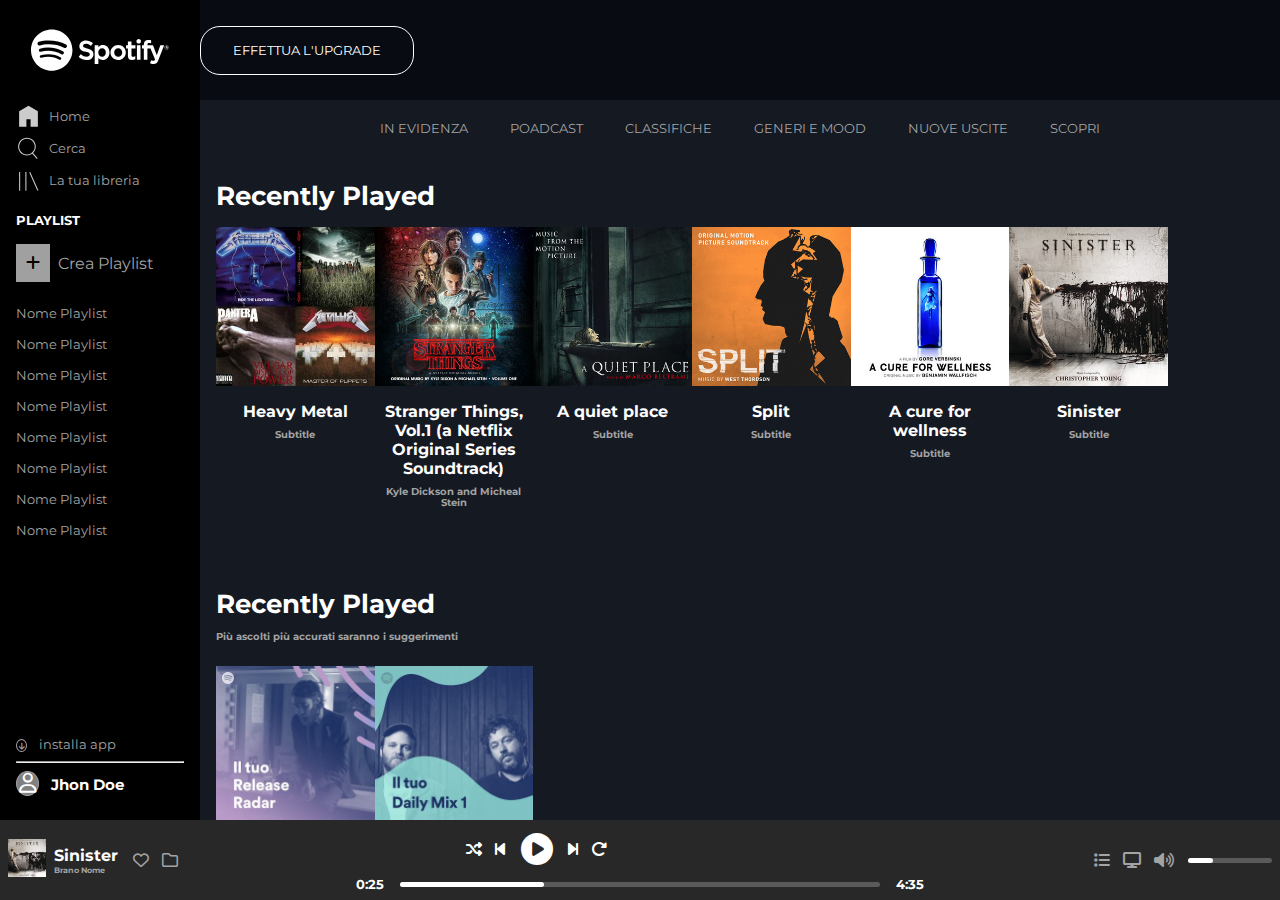
<file: index.html>
<!DOCTYPE html>
<html lang="en">

<head>
    <link rel="stylesheet" href="css/style.css">
    <link rel="stylesheet" href="css/media-query.css">
    <link rel="stylesheet" href="https://cdnjs.cloudflare.com/ajax/libs/font-awesome/6.1.1/css/all.min.css">
    <link rel="shortcut icon" href="img/favicon.ico" type="image/x-icon">
    <meta http-equiv="X-UA-Compatible" content="IE=edge">
    <meta name="viewport" content="width=device-width, initial-scale=1.0">
    <title>Spotify</title>
</head>

<body>
    <div class="app-container">
        <div class="father column ">
            <div class="upper-child overflow-hidden grow row stretch">
                <div class="side-bar overflow-hidden column shrink-0">
                    <div class="side-bar-logo row justify-center shrink-0"><img class="hidden-class " src="img/logo.svg" alt=""><img class="query-display" src="img/logo-small.svg" alt=""></div>
                    <div class="side-bar-icons shrink-0">
                        <div tabindex="-1" class="icon-container row align-center">
                            <div class="green-border-height"></div>
                            <img src="img/home.svg" alt="">
                            <span class="hidden-class">Home</span>
                        </div>
                        <div tabindex="-1" class="icon-container row align-center">
                            <div class="green-border-height"></div>
                            <img src="img/search.svg" alt="">
                            <span class="hidden-class">Cerca</span>
                        </div>
                        <div tabindex="-1" class="icon-container row align-center">
                            <div class="green-border-height"></div>
                            <img src="img/libreria.svg" alt="">
                            <span class="hidden-class">La tua libreria</span>
                        </div>
                    </div>
                    <div class="side-bar-playlist  overflow-hidden grow">
                        <div class="column hidden-class height-100">
                            <div class="shrink-0">
                                <h5>PLAYLIST</h5>
                                <div class="row align-center">
                                    <a class="add-button" href=""><i class="fa-solid fa-plus"></i></a>
                                    <span>Crea Playlist</span>
                                </div>

                            </div>
                            <div class="grow overflow-auto">
                                <div class="playlist-ul">
                                    <ul>
                                        <li>Nome Playlist</li>
                                        <li>Nome Playlist</li>
                                        <li>Nome Playlist</li>
                                        <li>Nome Playlist</li>
                                        <li>Nome Playlist</li>
                                        <li>Nome Playlist</li>
                                        <li>Nome Playlist</li>
                                        <li>Nome Playlist</li>
                                    </ul>
                                </div>
                            </div>
                        </div>
                    </div>
                    <div class="side-bar-text shrink-0">
                        <div class="column">
                            <div class="shrink-0">
                                <div class="icon-text ">
                                    <a class="round-button" href=""><i class="fa-solid fa-arrow-down"></i></a>
                                    <span>installa app</span>
                                </div>
                            </div>
                            <hr class="hidden-class">
                            <div class="text">
                                <div class="icon-text ">
                                    <a class="round-button jhon-doe-icon" href=""><i class="fa-regular fa-user"></i></a>
                                    <span>Jhon Doe</span>
                                </div>
                            </div>
                        </div>
                    </div>
                </div>
                <div class="main-content-container overflow-auto grow">
                    <div class="button-section row align-center justify-end shrink-0">
                        <a class="hidden-class" href="">EFFETTUA L'UPGRADE</a>
                        <a class="query-display" href="">UPPGRADE</a>
                    </div>
                    <div class="secondary-container column">

                        <div class="music-container ">
                            <div class="navigation-song">  
                                <a class="nav-song-links" href="#"><span>IN EVIDENZA</span> <div class="green-border"></div></a>
                                <a class="nav-song-links" href="#"><span>POADCAST</span> <div class="green-border"></div></a>
                                <a class="nav-song-links" href="#"><span>CLASSIFICHE</span> <div class="green-border"></div></a>
                                <a class="nav-song-links" href="#"><span>GENERI E MOOD</span> <div class="green-border"></div></a>
                                <a class="nav-song-links" href="#"><span>NUOVE USCITE</span> <div class="green-border"></div></a>
                                <a class="nav-song-links" href="#"><span>SCOPRI</span> <div class="green-border"></div></a>
                            </div>
                            <div class="music-row">
                                <h1>Recently Played</h1>
                                <div class="row gap wrap ">
                                    <div class="card ">
                                        <div class="card-image">
                                            <img src="img/metal_lifting.jpg" alt="">

                                            <div class="card-play-button">
                                                 <i class="play fa-regular fa-circle-play"></i>
                                            </div>
                                            
                                        </div>
                                        <h2 class="card-image-title">Heavy Metal</h2 class="card-image-title">
                                            <h4 class="card-image-subtitle">Subtitle</h4 class="card-image-subtitle">
                                    </div>
                                    <div class="card ">
                                        <div class="card-image">
                                            <img src="img/stranger.jpeg" alt="">
                                            <div class="card-play-button">
                                                <i class="play fa-regular fa-circle-play"></i>
                                           </div>
                                        </div>
                                            <h2 class="card-image-title">Stranger Things, Vol.1 (a Netflix Original
                                                Series Soundtrack)</h2 class="card-image-title">
                                            <h4 class="card-image-subtitle">Kyle Dickson and Micheal Stein</h4
                                                class="card-image-subtitle">
                                        
                                    </div>
                                    <div class="card ">
                                        <div class="card-image">
                                            <img src="img/aquietplace.jpeg" alt="">
                                            <div class="card-play-button">
                                                <i class="play fa-regular fa-circle-play"></i>
                                           </div>
                                        </div>
                                            <h2 class="card-image-title">A quiet place</h2 class="card-image-title">
                                            <h4 class="card-image-subtitle">Subtitle</h4 class="card-image-subtitle">
                                        
                                    </div>
                                    <div class="card ">
                                        <div class="card-image">
                                            <img src="img/split.jpeg" alt="">
                                            <div class="card-play-button">
                                                <i class="play fa-regular fa-circle-play"></i>
                                           </div>
                                        </div>
                                            
                                            <h2 class="card-image-title">Split</h2 class="card-image-title">
                                            <h4 class="card-image-subtitle">Subtitle</h4 class="card-image-subtitle">
                                        
                                    </div>
                                    <div class="card ">
                                        <div class="card-image">
                                            <img src="img/cure.jpeg" alt="">
                                            <div class="card-play-button">
                                                <i class="play fa-regular fa-circle-play"></i>
                                           </div>
                                        </div>
                                            
                                            <h2 class="card-image-title">A cure for wellness</h2
                                                class="card-image-title">
                                            <h4 class="card-image-subtitle">Subtitle</h4 class="card-image-subtitle">
                                        
                                    </div>
                                    <div class="card ">
                                        <div class="card-image">
                                            <img src="img/sinister.jpeg" alt="">
                                            <div class="card-play-button">
                                                <i class="play fa-regular fa-circle-play"></i>
                                           </div>
                                        </div>
                                            
                                            <h2 class="card-image-title">Sinister</h2 class="card-image-title">
                                            <h4 class="card-image-subtitle">Subtitle</h4 class="card-image-subtitle">
                                        
                                    </div>
                                </div>
                            </div>
                            <div class="music-row">
                                <h1>Recently Played</h1>
                                <h4 class="music-row-subtitle">Più ascolti più accurati saranno i suggerimenti</h4>
                                <div class="row gap wrap ">
                                    <div class="card ">
                                        <div class="card-image">
                                            <img src="img/radar.jpeg" alt="">
                                            <div class="card-play-button">
                                                <i class="play fa-regular fa-circle-play"></i>
                                           </div>
                                        </div>
                                            <h2 class="card-image-title">Release Radar</h2 class="card-image-title">

                                        
                                    </div>
                                    <div class="card ">
                                        <div class="card-image">
                                            <img src="img/mixdaily.jpeg" alt="">
                                            <div class="card-play-button">
                                                <i class="play fa-regular fa-circle-play"></i>
                                           </div></div>
                                            <h2 class="card-image-title">Daily Mix 1</h2 class="card-image-title">

                                        
                                    </div>

                                </div>
                            </div>
                            <div class="music-row">
                                <h1>Artisti più popolari</h1>
                                <h4 class="music-row-subtitle">Più ascolti più accurati saranno i suggerimenti</h4>
                                <div class="row gap wrap ">
                                    <div class="card ">
                                        <div class="card-image ">
                                            <img class="round-img" src="img/youg.jpeg" alt="">
                                            <div class="card-play-button ">
                                                <i class="play  fa-regular fa-circle-play"></i>
                                           </div>
                                        </div>
                                            <h2 class="card-image-title">Release Radar</h2 class="card-image-title">

                                        
                                    </div>
                                    <div class="card ">
                                        <div class="card-image">
                                            <div class="round-img"><img src="img/einaudi.jpeg" alt=""></div>
                                            <div class="card-play-button ">
                                                <i class="play  fa-regular fa-circle-play"></i>
                                           </div>
                                        </div>
                                            <h2 class="card-image-title">Daily Mix 1</h2 class="card-image-title">

                                        
                                    </div>

                                </div>
                            </div>

                        </div>
                    </div>
                </div>

            </div>
            <div class="nav-bar-child row justify-between  shrink-0">
                <div class="nav-bar-left hidden-class row align-center justify-between shrink-0">
                    <div class="nav-bar-img"><img src="img/sinister.jpeg" alt=""></div>
                    <div class="nav-bar-description">
                        <h1 class="nav-bar-title">Sinister</h1>
                        <h4 class="nav-bar-subtitle">Brano Nome</h4>
                    </div>
                    <div class="nav-bar-icon row">
                        <i class="fa-regular fa-heart"></i>
                        <i class="fa-regular fa-folder"></i>
                    </div>
                </div>
                <div class="nav-bar-middle column grow">
                    <div class="midle-icon nav-bar-icon row grow justify-between align-center">
                        <i class="fa-solid fa-shuffle"></i>
                        <i class="fa-solid fa-backward-step"></i>
                        <div style="text-align: center; width: 50px; "><i class="play query-display fa-regular fa-circle-play"></i></div>
                        <i class="fa-solid fa-forward-step"></i>
                        <i class="fa-solid fa-rotate-right"></i>
                    </div>
                    <div class="row justify-between grow align-center">
                        <div class="time shrink-0"><span>0:25</span></div>
                        <div class="loading-bar grow">
                            <div class="loading-content "></div>
                            <div class="green-dot"></div>
                        </div>
                        <div class="time shrink-0"><span>4:35</span></div>

                    </div>
                </div>
                <div class="nav-bar-right hidden-class row align-center justify-between shrink-0">
                    <div class="nav-bar-icon  row">
                        <i class="fa-solid fa-list"></i>
                        <i class="fa-solid fa-display"></i>
                        <i class="fa-solid fa-volume-high"></i>
                    </div>
                    <div class="loading-bar grow">
                        <div class="loading-content"></div>
                        <div class="green-dot"></div>
                    </div>
                </div>
            </div>
        </div>
    </div>
</body>

</html>
</file>
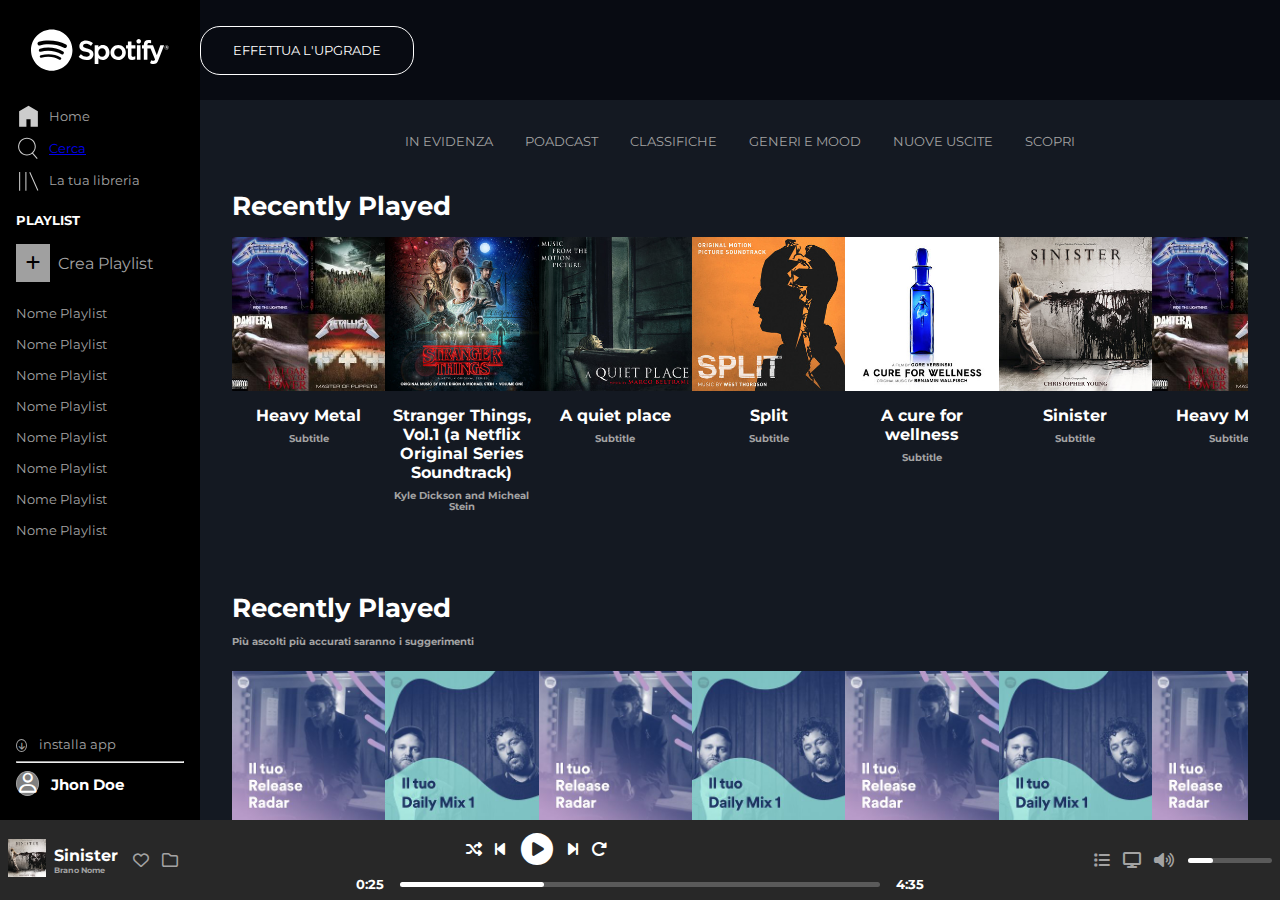
<file: bonus-smart-watch-version-full-responsive.html>
<!DOCTYPE html>
<html lang="en">

<head>
    <link rel="stylesheet" href="css/bonus.css">
    <link rel="stylesheet" href="css/media-query-bonus.css">
    <link rel="stylesheet" href="css/hover.css">
    <link rel="stylesheet" href="https://cdnjs.cloudflare.com/ajax/libs/font-awesome/6.1.1/css/all.min.css">
    <link rel="shortcut icon" href="img/favicon.ico" type="image/x-icon">
    <meta http-equiv="X-UA-Compatible" content="IE=edge">
    <meta name="viewport" content="width=device-width, initial-scale=1.0">
    <title>Spotify</title>
</head>

<body>
    <div class="app-container">
        <div class="father column ">
            <div class="upper-child overflow-hidden grow row stretch">
                <div class="side-bar overflow-hidden column shrink-0">
                    <div class="side-bar-logo row justify-center shrink-0"><img class="hidden-class " src="img/logo.svg" alt=""><img class="query-display" src="img/logo-small.svg" alt=""></div>
                    <div class="side-bar-icons shrink-0">
                        <a tabindex="-1"  id="home" class="icon-container row align-center">
                            <div class="green-border-height"></div>
                            <img src="img/home.svg" alt="">
                            <span class="hidden-class">Home</span>
                        </a>
                        <a tabindex="-1" id="home-2" href="search-bonus.html"  class="icon-container row align-center">
                            <div class="green-border-height"></div>
                            <img src="img/search.svg" alt="">
                            <span class="hidden-class">Cerca</span>
                        </a>
                        <a tabindex="-1" id="home-3" class="icon-container row align-center">
                            <div class="green-border-height"></div>
                            <img src="img/libreria.svg" alt="">
                            <span class="hidden-class">La tua libreria</span>
                        </a>
                    </div>
                    <div class="side-bar-playlist  overflow-hidden grow">
                        <div class="column hidden-class height-100">
                            <div class="shrink-0">
                                <h5>PLAYLIST</h5>
                                <div class="row align-center">
                                    <a class="add-button" href=""><i class="fa-solid fa-plus"></i></a>
                                    <span>Crea Playlist</span>
                                </div>

                            </div>
                            <div class="grow overflow-auto">
                                <div class="playlist-ul">
                                    <ul>
                                        <li>Nome Playlist</li>
                                        <li>Nome Playlist</li>
                                        <li>Nome Playlist</li>
                                        <li>Nome Playlist</li>
                                        <li>Nome Playlist</li>
                                        <li>Nome Playlist</li>
                                        <li>Nome Playlist</li>
                                        <li>Nome Playlist</li>
                                    </ul>
                                </div>
                            </div>
                        </div>
                    </div>
                    <div class="side-bar-text shrink-0">
                        <div class="column">
                            <div class="shrink-0">
                                <div class="icon-text ">
                                    <a class="round-button" href=""><i class="fa-solid fa-arrow-down"></i></a>
                                    <span>installa app</span>
                                </div>
                            </div>
                            <hr class="hidden-class">
                            <div class="text">
                                <div class="icon-text ">
                                    <a class="round-button jhon-doe-icon" href=""><i class="fa-regular fa-user"></i></a>
                                    <span>Jhon Doe</span>
                                </div>
                            </div>
                        </div>
                    </div>
                </div>
                <div class="main-content-container overflow-auto grow">
                    <div class="button-section row align-center justify-end shrink-0">
                        <a class="hidden-class" href="">EFFETTUA L'UPGRADE</a>
                        <a class="query-display" href="">UPPGRADE</a>
                    </div>
                    <div class="secondary-container column">

                        <div class="music-container ">
                            <div  class="navigation-song column justify-center align-center">
                                <div  class="circle-relative row gap">
                                    <div class="circle-animation"></div>
                                    <div class="circle-animation-2"></div>
                                    <div class="circle-animation-3"></div>
                                    <div class="circle-animation-4"></div>
                                    <div class="circle-animation-5"></div>
                                    <div class="circle-animation-6"></div>
                                    
                                </div>
                                <div class="row gap">
                                <a class="nav-song-links" href="#"><div class="span-position">IN EVIDENZA</div> <div class="green-border"></div></a>
                                <a class="nav-song-links" href="#"><div class="span-position">POADCAST</div> <div class="green-border"></div></a>
                                <a class="nav-song-links" href="#"><div class="span-position">CLASSIFICHE</div> <div class="green-border"></div></a>
                                <a class="nav-song-links" href="#"><div class="span-position">GENERI E MOOD</div> <div class="green-border"></div></a>
                                <a class="nav-song-links" href="#"><div class="span-position">NUOVE USCITE </div><div class="green-border"></div></a>
                                <a class="nav-song-links" href="#"><div class="span-position">SCOPRI </div><div class="green-border"></div></a>
                                </div> 
                                
                            </div>
                            <div class="music-row">
                                <h1>Recently Played</h1>
                                <div class="row gap overflow-auto">
                                    <div class="card ">
                                        <div class="card-image">
                                            <img src="img/metal_lifting.jpg" alt="">

                                            <div class="card-play-button">
                                                 <i class="play fa-regular fa-circle-play"></i>
                                            </div>
                                            
                                        </div>
                                        <h2 class="card-image-title">Heavy Metal</h2 class="card-image-title">
                                            <h4 class="card-image-subtitle">Subtitle</h4 class="card-image-subtitle">
                                    </div>
                                    <div class="card ">
                                        <div class="card-image">
                                            <img src="img/stranger.jpeg" alt="">
                                            <div class="card-play-button">
                                                <i class="play fa-regular fa-circle-play"></i>
                                           </div>
                                        </div>
                                            <h2 class="card-image-title">Stranger Things, Vol.1 (a Netflix Original
                                                Series Soundtrack)</h2 class="card-image-title">
                                            <h4 class="card-image-subtitle">Kyle Dickson and Micheal Stein</h4
                                                class="card-image-subtitle">
                                        
                                    </div>
                                    <div class="card ">
                                        <div class="card-image">
                                            <img src="img/aquietplace.jpeg" alt="">
                                            <div class="card-play-button">
                                                <i class="play fa-regular fa-circle-play"></i>
                                           </div>
                                        </div>
                                            <h2 class="card-image-title">A quiet place</h2 class="card-image-title">
                                            <h4 class="card-image-subtitle">Subtitle</h4 class="card-image-subtitle">
                                        
                                    </div>
                                    <div class="card ">
                                        <div class="card-image">
                                            <img src="img/split.jpeg" alt="">
                                            <div class="card-play-button">
                                                <i class="play fa-regular fa-circle-play"></i>
                                           </div>
                                        </div>
                                            
                                            <h2 class="card-image-title">Split</h2 class="card-image-title">
                                            <h4 class="card-image-subtitle">Subtitle</h4 class="card-image-subtitle">
                                        
                                    </div>
                                    <div class="card ">
                                        <div class="card-image">
                                            <img src="img/cure.jpeg" alt="">
                                            <div class="card-play-button">
                                                <i class="play fa-regular fa-circle-play"></i>
                                           </div>
                                        </div>
                                            
                                            <h2 class="card-image-title">A cure for wellness</h2
                                                class="card-image-title">
                                            <h4 class="card-image-subtitle">Subtitle</h4 class="card-image-subtitle">
                                        
                                    </div>
                                    <div class="card ">
                                        <div class="card-image">
                                            <img src="img/sinister.jpeg" alt="">
                                            <div class="card-play-button">
                                                <i class="play fa-regular fa-circle-play"></i>
                                           </div>
                                        </div>
                                            
                                            <h2 class="card-image-title">Sinister</h2 class="card-image-title">
                                            <h4 class="card-image-subtitle">Subtitle</h4 class="card-image-subtitle">
                                        
                                    </div>
                                    <div class="card ">
                                        <div class="card-image">
                                            <img src="img/metal_lifting.jpg" alt="">

                                            <div class="card-play-button">
                                                 <i class="play fa-regular fa-circle-play"></i>
                                            </div>
                                            
                                        </div>
                                        <h2 class="card-image-title">Heavy Metal</h2 class="card-image-title">
                                            <h4 class="card-image-subtitle">Subtitle</h4 class="card-image-subtitle">
                                    </div>
                                    <div class="card ">
                                        <div class="card-image">
                                            <img src="img/stranger.jpeg" alt="">
                                            <div class="card-play-button">
                                                <i class="play fa-regular fa-circle-play"></i>
                                           </div>
                                        </div>
                                            <h2 class="card-image-title">Stranger Things, Vol.1 (a Netflix Original
                                                Series Soundtrack)</h2 class="card-image-title">
                                            <h4 class="card-image-subtitle">Kyle Dickson and Micheal Stein</h4
                                                class="card-image-subtitle">
                                        
                                    </div>
                                    <div class="card ">
                                        <div class="card-image">
                                            <img src="img/aquietplace.jpeg" alt="">
                                            <div class="card-play-button">
                                                <i class="play fa-regular fa-circle-play"></i>
                                           </div>
                                        </div>
                                            <h2 class="card-image-title">A quiet place</h2 class="card-image-title">
                                            <h4 class="card-image-subtitle">Subtitle</h4 class="card-image-subtitle">
                                        
                                    </div>
                                    <div class="card ">
                                        <div class="card-image">
                                            <img src="img/split.jpeg" alt="">
                                            <div class="card-play-button">
                                                <i class="play fa-regular fa-circle-play"></i>
                                           </div>
                                        </div>
                                            
                                            <h2 class="card-image-title">Split</h2 class="card-image-title">
                                            <h4 class="card-image-subtitle">Subtitle</h4 class="card-image-subtitle">
                                        
                                    </div>
                                    <div class="card ">
                                        <div class="card-image">
                                            <img src="img/cure.jpeg" alt="">
                                            <div class="card-play-button">
                                                <i class="play fa-regular fa-circle-play"></i>
                                           </div>
                                        </div>
                                            
                                            <h2 class="card-image-title">A cure for wellness</h2
                                                class="card-image-title">
                                            <h4 class="card-image-subtitle">Subtitle</h4 class="card-image-subtitle">
                                        
                                    </div>
                                    <div class="card ">
                                        <div class="card-image">
                                            <img src="img/sinister.jpeg" alt="">
                                            <div class="card-play-button">
                                                <i class="play fa-regular fa-circle-play"></i>
                                           </div>
                                        </div>
                                            
                                            <h2 class="card-image-title">Sinister</h2 class="card-image-title">
                                            <h4 class="card-image-subtitle">Subtitle</h4 class="card-image-subtitle">
                                        
                                    </div>
                                </div>
                            </div>
                            <div class="music-row">
                                <h1>Recently Played</h1>
                                <h4 class="music-row-subtitle">Più ascolti più accurati saranno i suggerimenti</h4>
                                <div class="row gap overflow-auto ">
                                    <div class="card ">
                                        <div class="card-image">
                                            <img src="img/radar.jpeg" alt="">
                                            <div class="card-play-button">
                                                <i class="play fa-regular fa-circle-play"></i>
                                           </div>
                                        </div>
                                            <h2 class="card-image-title">Release Radar</h2 class="card-image-title">

                                        
                                    </div>
                                    <div class="card ">
                                        <div class="card-image">
                                            <img src="img/mixdaily.jpeg" alt="">
                                            <div class="card-play-button">
                                                <i class="play fa-regular fa-circle-play"></i>
                                           </div></div>
                                            <h2 class="card-image-title">Daily Mix 1</h2 class="card-image-title">

                                        
                                    </div>
                                    <div class="card ">
                                        <div class="card-image">
                                            <img src="img/radar.jpeg" alt="">
                                            <div class="card-play-button">
                                                <i class="play fa-regular fa-circle-play"></i>
                                           </div>
                                        </div>
                                            <h2 class="card-image-title">Release Radar</h2 class="card-image-title">

                                        
                                    </div>
                                    <div class="card ">
                                        <div class="card-image">
                                            <img src="img/mixdaily.jpeg" alt="">
                                            <div class="card-play-button">
                                                <i class="play fa-regular fa-circle-play"></i>
                                           </div></div>
                                            <h2 class="card-image-title">Daily Mix 1</h2 class="card-image-title">

                                        
                                    </div>
                                    <div class="card ">
                                        <div class="card-image">
                                            <img src="img/radar.jpeg" alt="">
                                            <div class="card-play-button">
                                                <i class="play fa-regular fa-circle-play"></i>
                                           </div>
                                        </div>
                                            <h2 class="card-image-title">Release Radar</h2 class="card-image-title">

                                        
                                    </div>
                                    <div class="card ">
                                        <div class="card-image">
                                            <img src="img/mixdaily.jpeg" alt="">
                                            <div class="card-play-button">
                                                <i class="play fa-regular fa-circle-play"></i>
                                           </div></div>
                                            <h2 class="card-image-title">Daily Mix 1</h2 class="card-image-title">

                                        
                                    </div>
                                    <div class="card ">
                                        <div class="card-image">
                                            <img src="img/radar.jpeg" alt="">
                                            <div class="card-play-button">
                                                <i class="play fa-regular fa-circle-play"></i>
                                           </div>
                                        </div>
                                            <h2 class="card-image-title">Release Radar</h2 class="card-image-title">

                                        
                                    </div>
                                    <div class="card ">
                                        <div class="card-image">
                                            <img src="img/mixdaily.jpeg" alt="">
                                            <div class="card-play-button">
                                                <i class="play fa-regular fa-circle-play"></i>
                                           </div></div>
                                            <h2 class="card-image-title">Daily Mix 1</h2 class="card-image-title">

                                        
                                    </div>
                                    <div class="card ">
                                        <div class="card-image">
                                            <img src="img/radar.jpeg" alt="">
                                            <div class="card-play-button">
                                                <i class="play fa-regular fa-circle-play"></i>
                                           </div>
                                        </div>
                                            <h2 class="card-image-title">Release Radar</h2 class="card-image-title">

                                        
                                    </div>
                                    <div class="card ">
                                        <div class="card-image">
                                            <img src="img/mixdaily.jpeg" alt="">
                                            <div class="card-play-button">
                                                <i class="play fa-regular fa-circle-play"></i>
                                           </div></div>
                                            <h2 class="card-image-title">Daily Mix 1</h2 class="card-image-title">

                                        
                                    </div>
                                    <div class="card ">
                                        <div class="card-image">
                                            <img src="img/radar.jpeg" alt="">
                                            <div class="card-play-button">
                                                <i class="play fa-regular fa-circle-play"></i>
                                           </div>
                                        </div>
                                            <h2 class="card-image-title">Release Radar</h2 class="card-image-title">

                                        
                                    </div>
                                    <div class="card ">
                                        <div class="card-image">
                                            <img src="img/mixdaily.jpeg" alt="">
                                            <div class="card-play-button">
                                                <i class="play fa-regular fa-circle-play"></i>
                                           </div></div>
                                            <h2 class="card-image-title">Daily Mix 1</h2 class="card-image-title">

                                        
                                    </div>
                                    <div class="card ">
                                        <div class="card-image">
                                            <img src="img/radar.jpeg" alt="">
                                            <div class="card-play-button">
                                                <i class="play fa-regular fa-circle-play"></i>
                                           </div>
                                        </div>
                                            <h2 class="card-image-title">Release Radar</h2 class="card-image-title">

                                        
                                    </div>
                                    <div class="card ">
                                        <div class="card-image">
                                            <img src="img/mixdaily.jpeg" alt="">
                                            <div class="card-play-button">
                                                <i class="play fa-regular fa-circle-play"></i>
                                           </div></div>
                                            <h2 class="card-image-title">Daily Mix 1</h2 class="card-image-title">

                                        
                                    </div>
                                    <div class="card ">
                                        <div class="card-image">
                                            <img src="img/radar.jpeg" alt="">
                                            <div class="card-play-button">
                                                <i class="play fa-regular fa-circle-play"></i>
                                           </div>
                                        </div>
                                            <h2 class="card-image-title">Release Radar</h2 class="card-image-title">

                                        
                                    </div>
                                    <div class="card ">
                                        <div class="card-image">
                                            <img src="img/mixdaily.jpeg" alt="">
                                            <div class="card-play-button">
                                                <i class="play fa-regular fa-circle-play"></i>
                                           </div></div>
                                            <h2 class="card-image-title">Daily Mix 1</h2 class="card-image-title">

                                        
                                    </div>
                                    <div class="card ">
                                        <div class="card-image">
                                            <img src="img/radar.jpeg" alt="">
                                            <div class="card-play-button">
                                                <i class="play fa-regular fa-circle-play"></i>
                                           </div>
                                        </div>
                                            <h2 class="card-image-title">Release Radar</h2 class="card-image-title">

                                        
                                    </div>
                                    <div class="card ">
                                        <div class="card-image">
                                            <img src="img/mixdaily.jpeg" alt="">
                                            <div class="card-play-button">
                                                <i class="play fa-regular fa-circle-play"></i>
                                           </div></div>
                                            <h2 class="card-image-title">Daily Mix 1</h2 class="card-image-title">

                                        
                                    </div>
                                    <div class="card ">
                                        <div class="card-image">
                                            <img src="img/radar.jpeg" alt="">
                                            <div class="card-play-button">
                                                <i class="play fa-regular fa-circle-play"></i>
                                           </div>
                                        </div>
                                            <h2 class="card-image-title">Release Radar</h2 class="card-image-title">

                                        
                                    </div>
                                    <div class="card ">
                                        <div class="card-image">
                                            <img src="img/mixdaily.jpeg" alt="">
                                            <div class="card-play-button">
                                                <i class="play fa-regular fa-circle-play"></i>
                                           </div></div>
                                            <h2 class="card-image-title">Daily Mix 1</h2 class="card-image-title">

                                        
                                    </div>

                                </div>
                            </div>
                            <div class="music-row">
                                <h1>Artisti più popolari</h1>
                                <h4 class="music-row-subtitle">Più ascolti più accurati saranno i suggerimenti</h4>
                                <div class="row gap overflow-auto">
                                    <div class="card ">
                                        <div class="card-image ">
                                            <img class="round-img" src="img/youg.jpeg" alt="">
                                            <div class="card-play-button ">
                                                <i class="play  fa-regular fa-circle-play"></i>
                                           </div>
                                        </div>
                                            <h2 class="card-image-title">Release Radar</h2 class="card-image-title">

                                        
                                    </div>
                                    <div class="card ">
                                        <div class="card-image">
                                            <div class="round-img"><img src="img/einaudi.jpeg" alt=""></div>
                                            <div class="card-play-button ">
                                                <i class="play  fa-regular fa-circle-play"></i>
                                           </div>
                                        </div>
                                            <h2 class="card-image-title">Daily Mix 1</h2 class="card-image-title">

                                        
                                    </div>
                                    <div class="card ">
                                        <div class="card-image ">
                                            <img class="round-img" src="img/youg.jpeg" alt="">
                                            <div class="card-play-button ">
                                                <i class="play  fa-regular fa-circle-play"></i>
                                           </div>
                                        </div>
                                            <h2 class="card-image-title">Release Radar</h2 class="card-image-title">

                                        
                                    </div>
                                    <div class="card ">
                                        <div class="card-image">
                                            <div class="round-img"><img src="img/einaudi.jpeg" alt=""></div>
                                            <div class="card-play-button ">
                                                <i class="play  fa-regular fa-circle-play"></i>
                                           </div>
                                        </div>
                                            <h2 class="card-image-title">Daily Mix 1</h2 class="card-image-title">

                                        
                                    </div>
                                    <div class="card ">
                                        <div class="card-image ">
                                            <img class="round-img" src="img/youg.jpeg" alt="">
                                            <div class="card-play-button ">
                                                <i class="play  fa-regular fa-circle-play"></i>
                                           </div>
                                        </div>
                                            <h2 class="card-image-title">Release Radar</h2 class="card-image-title">

                                        
                                    </div>
                                    <div class="card ">
                                        <div class="card-image">
                                            <div class="round-img"><img src="img/einaudi.jpeg" alt=""></div>
                                            <div class="card-play-button ">
                                                <i class="play  fa-regular fa-circle-play"></i>
                                           </div>
                                        </div>
                                            <h2 class="card-image-title">Daily Mix 1</h2 class="card-image-title">

                                        
                                    </div>
                                    <div class="card ">
                                        <div class="card-image ">
                                            <img class="round-img" src="img/youg.jpeg" alt="">
                                            <div class="card-play-button ">
                                                <i class="play  fa-regular fa-circle-play"></i>
                                           </div>
                                        </div>
                                            <h2 class="card-image-title">Release Radar</h2 class="card-image-title">

                                        
                                    </div>
                                    <div class="card ">
                                        <div class="card-image">
                                            <div class="round-img"><img src="img/einaudi.jpeg" alt=""></div>
                                            <div class="card-play-button ">
                                                <i class="play  fa-regular fa-circle-play"></i>
                                           </div>
                                        </div>
                                            <h2 class="card-image-title">Daily Mix 1</h2 class="card-image-title">

                                        
                                    </div>
                                    <div class="card ">
                                        <div class="card-image ">
                                            <img class="round-img" src="img/youg.jpeg" alt="">
                                            <div class="card-play-button ">
                                                <i class="play  fa-regular fa-circle-play"></i>
                                           </div>
                                        </div>
                                            <h2 class="card-image-title">Release Radar</h2 class="card-image-title">

                                        
                                    </div>
                                    <div class="card ">
                                        <div class="card-image">
                                            <div class="round-img"><img src="img/einaudi.jpeg" alt=""></div>
                                            <div class="card-play-button ">
                                                <i class="play  fa-regular fa-circle-play"></i>
                                           </div>
                                        </div>
                                            <h2 class="card-image-title">Daily Mix 1</h2 class="card-image-title">

                                        
                                    </div>
                                    <div class="card ">
                                        <div class="card-image ">
                                            <img class="round-img" src="img/youg.jpeg" alt="">
                                            <div class="card-play-button ">
                                                <i class="play  fa-regular fa-circle-play"></i>
                                           </div>
                                        </div>
                                            <h2 class="card-image-title">Release Radar</h2 class="card-image-title">

                                        
                                    </div>
                                    <div class="card ">
                                        <div class="card-image">
                                            <div class="round-img"><img src="img/einaudi.jpeg" alt=""></div>
                                            <div class="card-play-button ">
                                                <i class="play  fa-regular fa-circle-play"></i>
                                           </div>
                                        </div>
                                            <h2 class="card-image-title">Daily Mix 1</h2 class="card-image-title">

                                        
                                    </div>
                                    <div class="card ">
                                        <div class="card-image ">
                                            <img class="round-img" src="img/youg.jpeg" alt="">
                                            <div class="card-play-button ">
                                                <i class="play  fa-regular fa-circle-play"></i>
                                           </div>
                                        </div>
                                            <h2 class="card-image-title">Release Radar</h2 class="card-image-title">

                                        
                                    </div>
                                    <div class="card ">
                                        <div class="card-image">
                                            <div class="round-img"><img src="img/einaudi.jpeg" alt=""></div>
                                            <div class="card-play-button ">
                                                <i class="play  fa-regular fa-circle-play"></i>
                                           </div>
                                        </div>
                                            <h2 class="card-image-title">Daily Mix 1</h2 class="card-image-title">

                                        
                                    </div>

                                </div>
                            </div>

                        </div>
                    </div>
                </div>

            </div>
            <div class="nav-bar-child row justify-between  shrink-0">
                <div class="nav-bar-left hidden-class row align-center justify-between shrink-0">
                    <div class="nav-bar-img"><img src="img/sinister.jpeg" alt=""></div>
                    <div class="nav-bar-description">
                        <h1 class="nav-bar-title">Sinister</h1>
                        <h4 class="nav-bar-subtitle">Brano Nome</h4>
                    </div>
                    <div class="nav-bar-icon row">
                        <i class="fa-regular fa-heart"></i>
                        <i class="fa-regular fa-folder"></i>
                    </div>
                </div>
                <div class="nav-bar-middle column grow">
                    <div class="midle-icon nav-bar-icon row grow justify-between align-center">
                        <i class="fa-solid fa-shuffle"></i>
                        <i class="fa-solid fa-backward-step query-display"></i>
                        <div class="simulate-pause" tabindex="-1" style="text-align: center; width: 50px; "><i class="hidden-pause play fa-solid fa-pause"></i><i class="play play-hidden query-display hidden-class fa-regular fa-circle-play"></i></div>
                        <i class="fa-solid fa-forward-step query-display"></i>
                        <i class="fa-solid fa-rotate-right"></i>
                    </div>
                    <div class="row justify-between hidden-class grow align-center">
                        <div class="time shrink-0"><span>0:25</span></div>
                        <div class="loading-bar grow">
                            <div class="loading-content "></div>
                            <div class="green-dot"></div>
                        </div>
                        <div class="time shrink-0"><span>4:35</span></div>

                    </div>
                </div>
                <div class="nav-bar-right hidden-class row align-center justify-between shrink-0">
                    <div class="nav-bar-icon  row">
                        <i class="fa-solid fa-list"></i>
                        <i class="fa-solid fa-display"></i>
                        <i class="fa-solid fa-volume-high"></i>
                    </div>
                    <div class="loading-bar grow">
                        <div class="loading-content"></div>
                        <div class="green-dot"></div>
                    </div>
                </div>
            </div>
        </div>
    </div>
</body>

</html>
</file>
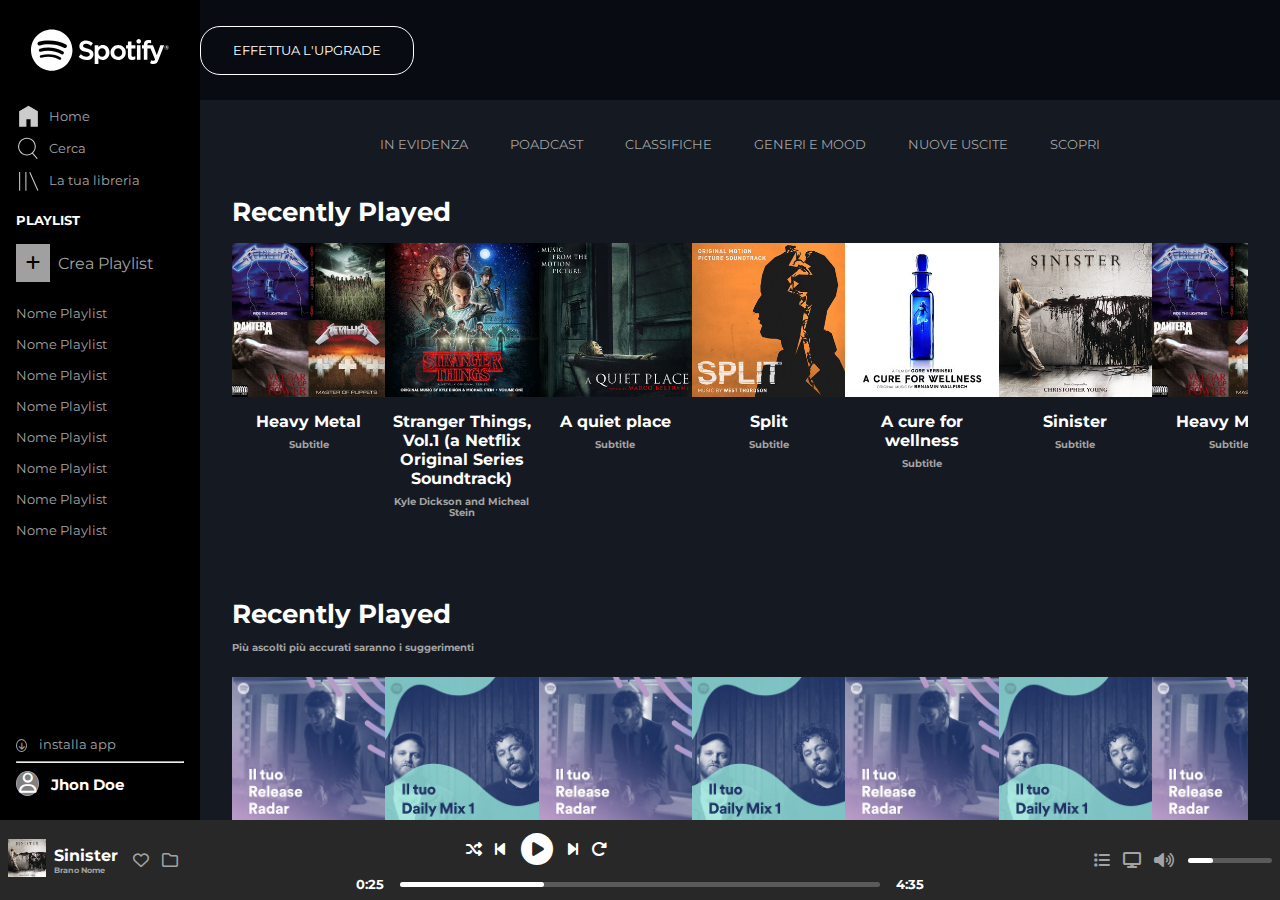
<file: bonus.html>
<!DOCTYPE html>
<html lang="en">

<head>
    <link rel="stylesheet" href="css/bonus.css">
    <link rel="stylesheet" href="css/media-query-bonus.css">
    <link rel="stylesheet" href="https://cdnjs.cloudflare.com/ajax/libs/font-awesome/6.1.1/css/all.min.css">
    <link rel="shortcut icon" href="img/favicon.ico" type="image/x-icon">
    <meta http-equiv="X-UA-Compatible" content="IE=edge">
    <meta name="viewport" content="width=device-width, initial-scale=1.0">
    <title>Spotify</title>
</head>

<body>
    <div class="app-container">
        <div class="father column ">
            <div class="upper-child overflow-hidden grow row stretch">
                <div class="side-bar overflow-hidden column shrink-0">
                    <div class="side-bar-logo row justify-center shrink-0"><img class="hidden-class " src="img/logo.svg" alt=""><img class="query-display" src="img/logo-small.svg" alt=""></div>
                    <div class="side-bar-icons shrink-0">
                        <div tabindex="-1" class="icon-container row align-center">
                            <div class="green-border-height"></div>
                            <img src="img/home.svg" alt="">
                            <span class="hidden-class">Home</span>
                        </div>
                        <div tabindex="-1" class="icon-container row align-center">
                            <div class="green-border-height"></div>
                            <img src="img/search.svg" alt="">
                            <span class="hidden-class">Cerca</span>
                        </div>
                        <div  class="icon-container row align-center">
                            <div class="green-border-height"></div>
                            <img src="img/libreria.svg" alt="">
                            <span class="hidden-class">La tua libreria</span>
                        </div>
                    </div>
                    <div class="side-bar-playlist  overflow-hidden grow">
                        <div class="column hidden-class height-100">
                            <div class="shrink-0">
                                <h5>PLAYLIST</h5>
                                <div class="row align-center">
                                    <a class="add-button" href=""><i class="fa-solid fa-plus"></i></a>
                                    <span>Crea Playlist</span>
                                </div>

                            </div>
                            <div class="grow overflow-auto">
                                <div class="playlist-ul">
                                    <ul>
                                        <li>Nome Playlist</li>
                                        <li>Nome Playlist</li>
                                        <li>Nome Playlist</li>
                                        <li>Nome Playlist</li>
                                        <li>Nome Playlist</li>
                                        <li>Nome Playlist</li>
                                        <li>Nome Playlist</li>
                                        <li>Nome Playlist</li>
                                    </ul>
                                </div>
                            </div>
                        </div>
                    </div>
                    <div class="side-bar-text shrink-0">
                        <div class="column">
                            <div class="shrink-0">
                                <div class="icon-text ">
                                    <a class="round-button" href=""><i class="fa-solid fa-arrow-down"></i></a>
                                    <span>installa app</span>
                                </div>
                            </div>
                            <hr class="hidden-class">
                            <div class="text">
                                <div class="icon-text ">
                                    <a class="round-button jhon-doe-icon" href=""><i class="fa-regular fa-user"></i></a>
                                    <span>Jhon Doe</span>
                                </div>
                            </div>
                        </div>
                    </div>
                </div>
                <div class="main-content-container overflow-auto grow">
                    <div class="button-section row align-center justify-end shrink-0">
                        <a class="hidden-class" href="">EFFETTUA L'UPGRADE</a>
                        <a class="query-display" href="">UPPGRADE</a>
                    </div>
                    <div class="secondary-container column">

                        <div class="music-container ">
                            <div class="navigation-song">  
                                <a class="nav-song-links" href="#"><span>IN EVIDENZA</span> <div class="green-border"></div></a>
                                <a class="nav-song-links" href="#"><span>POADCAST</span> <div class="green-border"></div></a>
                                <a class="nav-song-links" href="#"><span>CLASSIFICHE</span> <div class="green-border"></div></a>
                                <a class="nav-song-links" href="#"><span>GENERI E MOOD</span> <div class="green-border"></div></a>
                                <a class="nav-song-links" href="#"><span>NUOVE USCITE</span> <div class="green-border"></div></a>
                                <a class="nav-song-links" href="#"><span>SCOPRI</span> <div class="green-border"></div></a>
                            </div>
                            <div class="music-row">
                                <h1>Recently Played</h1>
                                <div class="row gap overflow-auto">
                                    <div class="card ">
                                        <div class="card-image">
                                            <img src="img/metal_lifting.jpg" alt="">

                                            <div class="card-play-button">
                                                 <i class="play fa-regular fa-circle-play"></i>
                                            </div>
                                            
                                        </div>
                                        <h2 class="card-image-title">Heavy Metal</h2 class="card-image-title">
                                            <h4 class="card-image-subtitle">Subtitle</h4 class="card-image-subtitle">
                                    </div>
                                    <div class="card ">
                                        <div class="card-image">
                                            <img src="img/stranger.jpeg" alt="">
                                            <div class="card-play-button">
                                                <i class="play fa-regular fa-circle-play"></i>
                                           </div>
                                        </div>
                                            <h2 class="card-image-title">Stranger Things, Vol.1 (a Netflix Original
                                                Series Soundtrack)</h2 class="card-image-title">
                                            <h4 class="card-image-subtitle">Kyle Dickson and Micheal Stein</h4
                                                class="card-image-subtitle">
                                        
                                    </div>
                                    <div class="card ">
                                        <div class="card-image">
                                            <img src="img/aquietplace.jpeg" alt="">
                                            <div class="card-play-button">
                                                <i class="play fa-regular fa-circle-play"></i>
                                           </div>
                                        </div>
                                            <h2 class="card-image-title">A quiet place</h2 class="card-image-title">
                                            <h4 class="card-image-subtitle">Subtitle</h4 class="card-image-subtitle">
                                        
                                    </div>
                                    <div class="card ">
                                        <div class="card-image">
                                            <img src="img/split.jpeg" alt="">
                                            <div class="card-play-button">
                                                <i class="play fa-regular fa-circle-play"></i>
                                           </div>
                                        </div>
                                            
                                            <h2 class="card-image-title">Split</h2 class="card-image-title">
                                            <h4 class="card-image-subtitle">Subtitle</h4 class="card-image-subtitle">
                                        
                                    </div>
                                    <div class="card ">
                                        <div class="card-image">
                                            <img src="img/cure.jpeg" alt="">
                                            <div class="card-play-button">
                                                <i class="play fa-regular fa-circle-play"></i>
                                           </div>
                                        </div>
                                            
                                            <h2 class="card-image-title">A cure for wellness</h2
                                                class="card-image-title">
                                            <h4 class="card-image-subtitle">Subtitle</h4 class="card-image-subtitle">
                                        
                                    </div>
                                    <div class="card ">
                                        <div class="card-image">
                                            <img src="img/sinister.jpeg" alt="">
                                            <div class="card-play-button">
                                                <i class="play fa-regular fa-circle-play"></i>
                                           </div>
                                        </div>
                                            
                                            <h2 class="card-image-title">Sinister</h2 class="card-image-title">
                                            <h4 class="card-image-subtitle">Subtitle</h4 class="card-image-subtitle">
                                        
                                    </div>
                                    <div class="card ">
                                        <div class="card-image">
                                            <img src="img/metal_lifting.jpg" alt="">

                                            <div class="card-play-button">
                                                 <i class="play fa-regular fa-circle-play"></i>
                                            </div>
                                            
                                        </div>
                                        <h2 class="card-image-title">Heavy Metal</h2 class="card-image-title">
                                            <h4 class="card-image-subtitle">Subtitle</h4 class="card-image-subtitle">
                                    </div>
                                    <div class="card ">
                                        <div class="card-image">
                                            <img src="img/stranger.jpeg" alt="">
                                            <div class="card-play-button">
                                                <i class="play fa-regular fa-circle-play"></i>
                                           </div>
                                        </div>
                                            <h2 class="card-image-title">Stranger Things, Vol.1 (a Netflix Original
                                                Series Soundtrack)</h2 class="card-image-title">
                                            <h4 class="card-image-subtitle">Kyle Dickson and Micheal Stein</h4
                                                class="card-image-subtitle">
                                        
                                    </div>
                                    <div class="card ">
                                        <div class="card-image">
                                            <img src="img/aquietplace.jpeg" alt="">
                                            <div class="card-play-button">
                                                <i class="play fa-regular fa-circle-play"></i>
                                           </div>
                                        </div>
                                            <h2 class="card-image-title">A quiet place</h2 class="card-image-title">
                                            <h4 class="card-image-subtitle">Subtitle</h4 class="card-image-subtitle">
                                        
                                    </div>
                                    <div class="card ">
                                        <div class="card-image">
                                            <img src="img/split.jpeg" alt="">
                                            <div class="card-play-button">
                                                <i class="play fa-regular fa-circle-play"></i>
                                           </div>
                                        </div>
                                            
                                            <h2 class="card-image-title">Split</h2 class="card-image-title">
                                            <h4 class="card-image-subtitle">Subtitle</h4 class="card-image-subtitle">
                                        
                                    </div>
                                    <div class="card ">
                                        <div class="card-image">
                                            <img src="img/cure.jpeg" alt="">
                                            <div class="card-play-button">
                                                <i class="play fa-regular fa-circle-play"></i>
                                           </div>
                                        </div>
                                            
                                            <h2 class="card-image-title">A cure for wellness</h2
                                                class="card-image-title">
                                            <h4 class="card-image-subtitle">Subtitle</h4 class="card-image-subtitle">
                                        
                                    </div>
                                    <div class="card ">
                                        <div class="card-image">
                                            <img src="img/sinister.jpeg" alt="">
                                            <div class="card-play-button">
                                                <i class="play fa-regular fa-circle-play"></i>
                                           </div>
                                        </div>
                                            
                                            <h2 class="card-image-title">Sinister</h2 class="card-image-title">
                                            <h4 class="card-image-subtitle">Subtitle</h4 class="card-image-subtitle">
                                        
                                    </div>
                                </div>
                            </div>
                            <div class="music-row">
                                <h1>Recently Played</h1>
                                <h4 class="music-row-subtitle">Più ascolti più accurati saranno i suggerimenti</h4>
                                <div class="row gap overflow-auto ">
                                    <div class="card ">
                                        <div class="card-image">
                                            <img src="img/radar.jpeg" alt="">
                                            <div class="card-play-button">
                                                <i class="play fa-regular fa-circle-play"></i>
                                           </div>
                                        </div>
                                            <h2 class="card-image-title">Release Radar</h2 class="card-image-title">

                                        
                                    </div>
                                    <div class="card ">
                                        <div class="card-image">
                                            <img src="img/mixdaily.jpeg" alt="">
                                            <div class="card-play-button">
                                                <i class="play fa-regular fa-circle-play"></i>
                                           </div></div>
                                            <h2 class="card-image-title">Daily Mix 1</h2 class="card-image-title">

                                        
                                    </div>
                                    <div class="card ">
                                        <div class="card-image">
                                            <img src="img/radar.jpeg" alt="">
                                            <div class="card-play-button">
                                                <i class="play fa-regular fa-circle-play"></i>
                                           </div>
                                        </div>
                                            <h2 class="card-image-title">Release Radar</h2 class="card-image-title">

                                        
                                    </div>
                                    <div class="card ">
                                        <div class="card-image">
                                            <img src="img/mixdaily.jpeg" alt="">
                                            <div class="card-play-button">
                                                <i class="play fa-regular fa-circle-play"></i>
                                           </div></div>
                                            <h2 class="card-image-title">Daily Mix 1</h2 class="card-image-title">

                                        
                                    </div>
                                    <div class="card ">
                                        <div class="card-image">
                                            <img src="img/radar.jpeg" alt="">
                                            <div class="card-play-button">
                                                <i class="play fa-regular fa-circle-play"></i>
                                           </div>
                                        </div>
                                            <h2 class="card-image-title">Release Radar</h2 class="card-image-title">

                                        
                                    </div>
                                    <div class="card ">
                                        <div class="card-image">
                                            <img src="img/mixdaily.jpeg" alt="">
                                            <div class="card-play-button">
                                                <i class="play fa-regular fa-circle-play"></i>
                                           </div></div>
                                            <h2 class="card-image-title">Daily Mix 1</h2 class="card-image-title">

                                        
                                    </div>
                                    <div class="card ">
                                        <div class="card-image">
                                            <img src="img/radar.jpeg" alt="">
                                            <div class="card-play-button">
                                                <i class="play fa-regular fa-circle-play"></i>
                                           </div>
                                        </div>
                                            <h2 class="card-image-title">Release Radar</h2 class="card-image-title">

                                        
                                    </div>
                                    <div class="card ">
                                        <div class="card-image">
                                            <img src="img/mixdaily.jpeg" alt="">
                                            <div class="card-play-button">
                                                <i class="play fa-regular fa-circle-play"></i>
                                           </div></div>
                                            <h2 class="card-image-title">Daily Mix 1</h2 class="card-image-title">

                                        
                                    </div>
                                    <div class="card ">
                                        <div class="card-image">
                                            <img src="img/radar.jpeg" alt="">
                                            <div class="card-play-button">
                                                <i class="play fa-regular fa-circle-play"></i>
                                           </div>
                                        </div>
                                            <h2 class="card-image-title">Release Radar</h2 class="card-image-title">

                                        
                                    </div>
                                    <div class="card ">
                                        <div class="card-image">
                                            <img src="img/mixdaily.jpeg" alt="">
                                            <div class="card-play-button">
                                                <i class="play fa-regular fa-circle-play"></i>
                                           </div></div>
                                            <h2 class="card-image-title">Daily Mix 1</h2 class="card-image-title">

                                        
                                    </div>
                                    <div class="card ">
                                        <div class="card-image">
                                            <img src="img/radar.jpeg" alt="">
                                            <div class="card-play-button">
                                                <i class="play fa-regular fa-circle-play"></i>
                                           </div>
                                        </div>
                                            <h2 class="card-image-title">Release Radar</h2 class="card-image-title">

                                        
                                    </div>
                                    <div class="card ">
                                        <div class="card-image">
                                            <img src="img/mixdaily.jpeg" alt="">
                                            <div class="card-play-button">
                                                <i class="play fa-regular fa-circle-play"></i>
                                           </div></div>
                                            <h2 class="card-image-title">Daily Mix 1</h2 class="card-image-title">

                                        
                                    </div>
                                    <div class="card ">
                                        <div class="card-image">
                                            <img src="img/radar.jpeg" alt="">
                                            <div class="card-play-button">
                                                <i class="play fa-regular fa-circle-play"></i>
                                           </div>
                                        </div>
                                            <h2 class="card-image-title">Release Radar</h2 class="card-image-title">

                                        
                                    </div>
                                    <div class="card ">
                                        <div class="card-image">
                                            <img src="img/mixdaily.jpeg" alt="">
                                            <div class="card-play-button">
                                                <i class="play fa-regular fa-circle-play"></i>
                                           </div></div>
                                            <h2 class="card-image-title">Daily Mix 1</h2 class="card-image-title">

                                        
                                    </div>
                                    <div class="card ">
                                        <div class="card-image">
                                            <img src="img/radar.jpeg" alt="">
                                            <div class="card-play-button">
                                                <i class="play fa-regular fa-circle-play"></i>
                                           </div>
                                        </div>
                                            <h2 class="card-image-title">Release Radar</h2 class="card-image-title">

                                        
                                    </div>
                                    <div class="card ">
                                        <div class="card-image">
                                            <img src="img/mixdaily.jpeg" alt="">
                                            <div class="card-play-button">
                                                <i class="play fa-regular fa-circle-play"></i>
                                           </div></div>
                                            <h2 class="card-image-title">Daily Mix 1</h2 class="card-image-title">

                                        
                                    </div>
                                    <div class="card ">
                                        <div class="card-image">
                                            <img src="img/radar.jpeg" alt="">
                                            <div class="card-play-button">
                                                <i class="play fa-regular fa-circle-play"></i>
                                           </div>
                                        </div>
                                            <h2 class="card-image-title">Release Radar</h2 class="card-image-title">

                                        
                                    </div>
                                    <div class="card ">
                                        <div class="card-image">
                                            <img src="img/mixdaily.jpeg" alt="">
                                            <div class="card-play-button">
                                                <i class="play fa-regular fa-circle-play"></i>
                                           </div></div>
                                            <h2 class="card-image-title">Daily Mix 1</h2 class="card-image-title">

                                        
                                    </div>
                                    <div class="card ">
                                        <div class="card-image">
                                            <img src="img/radar.jpeg" alt="">
                                            <div class="card-play-button">
                                                <i class="play fa-regular fa-circle-play"></i>
                                           </div>
                                        </div>
                                            <h2 class="card-image-title">Release Radar</h2 class="card-image-title">

                                        
                                    </div>
                                    <div class="card ">
                                        <div class="card-image">
                                            <img src="img/mixdaily.jpeg" alt="">
                                            <div class="card-play-button">
                                                <i class="play fa-regular fa-circle-play"></i>
                                           </div></div>
                                            <h2 class="card-image-title">Daily Mix 1</h2 class="card-image-title">

                                        
                                    </div>

                                </div>
                            </div>
                            <div class="music-row">
                                <h1>Artisti più popolari</h1>
                                <h4 class="music-row-subtitle">Più ascolti più accurati saranno i suggerimenti</h4>
                                <div class="row gap overflow-auto">
                                    <div class="card ">
                                        <div class="card-image ">
                                            <img class="round-img" src="img/youg.jpeg" alt="">
                                            <div class="card-play-button ">
                                                <i class="play  fa-regular fa-circle-play"></i>
                                           </div>
                                        </div>
                                            <h2 class="card-image-title">Release Radar</h2 class="card-image-title">

                                        
                                    </div>
                                    <div class="card ">
                                        <div class="card-image">
                                            <div class="round-img"><img src="img/einaudi.jpeg" alt=""></div>
                                            <div class="card-play-button ">
                                                <i class="play  fa-regular fa-circle-play"></i>
                                           </div>
                                        </div>
                                            <h2 class="card-image-title">Daily Mix 1</h2 class="card-image-title">

                                        
                                    </div>
                                    <div class="card ">
                                        <div class="card-image ">
                                            <img class="round-img" src="img/youg.jpeg" alt="">
                                            <div class="card-play-button ">
                                                <i class="play  fa-regular fa-circle-play"></i>
                                           </div>
                                        </div>
                                            <h2 class="card-image-title">Release Radar</h2 class="card-image-title">

                                        
                                    </div>
                                    <div class="card ">
                                        <div class="card-image">
                                            <div class="round-img"><img src="img/einaudi.jpeg" alt=""></div>
                                            <div class="card-play-button ">
                                                <i class="play  fa-regular fa-circle-play"></i>
                                           </div>
                                        </div>
                                            <h2 class="card-image-title">Daily Mix 1</h2 class="card-image-title">

                                        
                                    </div>
                                    <div class="card ">
                                        <div class="card-image ">
                                            <img class="round-img" src="img/youg.jpeg" alt="">
                                            <div class="card-play-button ">
                                                <i class="play  fa-regular fa-circle-play"></i>
                                           </div>
                                        </div>
                                            <h2 class="card-image-title">Release Radar</h2 class="card-image-title">

                                        
                                    </div>
                                    <div class="card ">
                                        <div class="card-image">
                                            <div class="round-img"><img src="img/einaudi.jpeg" alt=""></div>
                                            <div class="card-play-button ">
                                                <i class="play  fa-regular fa-circle-play"></i>
                                           </div>
                                        </div>
                                            <h2 class="card-image-title">Daily Mix 1</h2 class="card-image-title">

                                        
                                    </div>
                                    <div class="card ">
                                        <div class="card-image ">
                                            <img class="round-img" src="img/youg.jpeg" alt="">
                                            <div class="card-play-button ">
                                                <i class="play  fa-regular fa-circle-play"></i>
                                           </div>
                                        </div>
                                            <h2 class="card-image-title">Release Radar</h2 class="card-image-title">

                                        
                                    </div>
                                    <div class="card ">
                                        <div class="card-image">
                                            <div class="round-img"><img src="img/einaudi.jpeg" alt=""></div>
                                            <div class="card-play-button ">
                                                <i class="play  fa-regular fa-circle-play"></i>
                                           </div>
                                        </div>
                                            <h2 class="card-image-title">Daily Mix 1</h2 class="card-image-title">

                                        
                                    </div>
                                    <div class="card ">
                                        <div class="card-image ">
                                            <img class="round-img" src="img/youg.jpeg" alt="">
                                            <div class="card-play-button ">
                                                <i class="play  fa-regular fa-circle-play"></i>
                                           </div>
                                        </div>
                                            <h2 class="card-image-title">Release Radar</h2 class="card-image-title">

                                        
                                    </div>
                                    <div class="card ">
                                        <div class="card-image">
                                            <div class="round-img"><img src="img/einaudi.jpeg" alt=""></div>
                                            <div class="card-play-button ">
                                                <i class="play  fa-regular fa-circle-play"></i>
                                           </div>
                                        </div>
                                            <h2 class="card-image-title">Daily Mix 1</h2 class="card-image-title">

                                        
                                    </div>
                                    <div class="card ">
                                        <div class="card-image ">
                                            <img class="round-img" src="img/youg.jpeg" alt="">
                                            <div class="card-play-button ">
                                                <i class="play  fa-regular fa-circle-play"></i>
                                           </div>
                                        </div>
                                            <h2 class="card-image-title">Release Radar</h2 class="card-image-title">

                                        
                                    </div>
                                    <div class="card ">
                                        <div class="card-image">
                                            <div class="round-img"><img src="img/einaudi.jpeg" alt=""></div>
                                            <div class="card-play-button ">
                                                <i class="play  fa-regular fa-circle-play"></i>
                                           </div>
                                        </div>
                                            <h2 class="card-image-title">Daily Mix 1</h2 class="card-image-title">

                                        
                                    </div>
                                    <div class="card ">
                                        <div class="card-image ">
                                            <img class="round-img" src="img/youg.jpeg" alt="">
                                            <div class="card-play-button ">
                                                <i class="play  fa-regular fa-circle-play"></i>
                                           </div>
                                        </div>
                                            <h2 class="card-image-title">Release Radar</h2 class="card-image-title">

                                        
                                    </div>
                                    <div class="card ">
                                        <div class="card-image">
                                            <div class="round-img"><img src="img/einaudi.jpeg" alt=""></div>
                                            <div class="card-play-button ">
                                                <i class="play  fa-regular fa-circle-play"></i>
                                           </div>
                                        </div>
                                            <h2 class="card-image-title">Daily Mix 1</h2 class="card-image-title">

                                        
                                    </div>

                                </div>
                            </div>

                        </div>
                    </div>
                </div>

            </div>
            <div class="nav-bar-child row justify-between  shrink-0">
                <div class="nav-bar-left hidden-class row align-center justify-between shrink-0">
                    <div class="nav-bar-img"><img src="img/sinister.jpeg" alt=""></div>
                    <div class="nav-bar-description">
                        <h1 class="nav-bar-title">Sinister</h1>
                        <h4 class="nav-bar-subtitle">Brano Nome</h4>
                    </div>
                    <div class="nav-bar-icon row">
                        <i class="fa-regular fa-heart"></i>
                        <i class="fa-regular fa-folder"></i>
                    </div>
                </div>
                <div class="nav-bar-middle column grow">
                    <div class="midle-icon nav-bar-icon row grow justify-between align-center">
                        <i class="fa-solid fa-shuffle"></i>
                        <i class="fa-solid fa-backward-step"></i>
                        <div style="text-align: center; width: 50px; "><i class="play query-display fa-regular fa-circle-play"></i></div>
                        <i class="fa-solid fa-forward-step"></i>
                        <i class="fa-solid fa-rotate-right"></i>
                    </div>
                    <div class="row justify-between grow align-center">
                        <div class="time shrink-0"><span>0:25</span></div>
                        <div class="loading-bar grow">
                            <div class="loading-content "></div>
                            <div class="green-dot"></div>
                        </div>
                        <div class="time shrink-0"><span>4:35</span></div>

                    </div>
                </div>
                <div class="nav-bar-right hidden-class row align-center justify-between shrink-0">
                    <div class="nav-bar-icon  row">
                        <i class="fa-solid fa-list"></i>
                        <i class="fa-solid fa-display"></i>
                        <i class="fa-solid fa-volume-high"></i>
                    </div>
                    <div class="loading-bar grow">
                        <div class="loading-content"></div>
                        <div class="green-dot"></div>
                    </div>
                </div>
            </div>
        </div>
    </div>
</body>

</html>
</file>
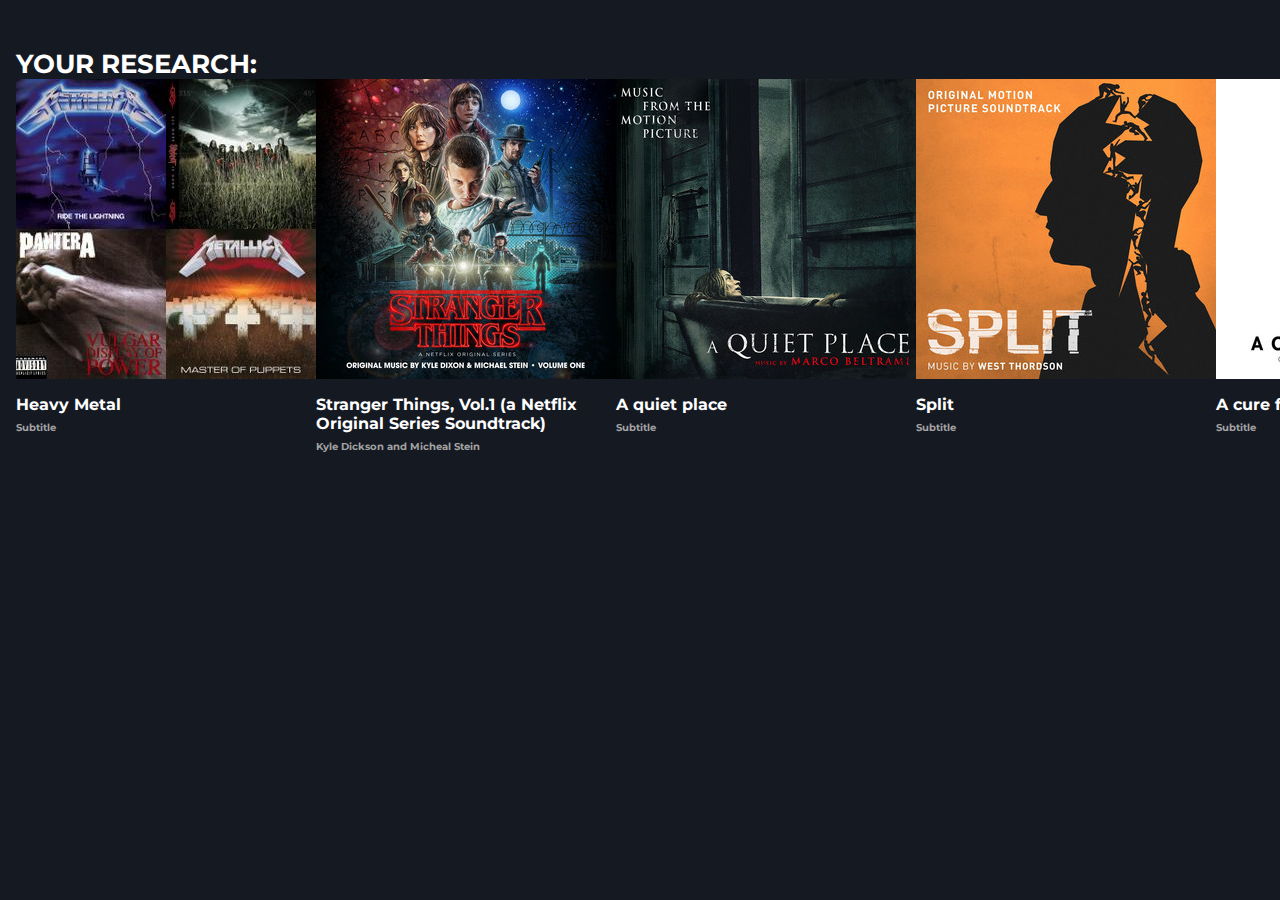
<file: command-search.html>
<!DOCTYPE html>
<html lang="en">

<head>
    <link rel="stylesheet" href="css/bonus.css">
    <link rel="stylesheet" href="css/media-query-bonus.css">
    <link rel="stylesheet" href="css/hover.css">
    <link rel="stylesheet" href="css/comand.css">
    <link rel="stylesheet" href="https://cdnjs.cloudflare.com/ajax/libs/font-awesome/6.1.1/css/all.min.css">
    <link rel="shortcut icon" href="img/favicon.ico" type="image/x-icon">
    <meta http-equiv="X-UA-Compatible" content="IE=edge">
    <meta name="viewport" content="width=device-width, initial-scale=1.0">
    <title>Spotify</title>
</head>

<body>
    
    
    
    <div class="app-container">
        <div class="circle-loading">
            <i style="color:white; font-size:100px;" class="fa-solid fa-spinner"></i>
        </div>
        <div class="load-animation row justify-center align-center">
            
                
        </div>
        
        <div class="father column ">
            <div class="upper-child overflow-hidden grow row stretch">
                
                <div class="main-content-container overflow-auto grow">
                    
                    <div class="secondary-container column">

                       
                            <div class="music-row ">
                                <h1>YOUR RESEARCH:</h1>
                                <div class="row grow gap wrap">
                                    <div class="new-card ">
                                        <div class="card-image">
                                            <img src="img/metal_lifting.jpg" alt="">

                                            <div class="card-play-button">
                                                 <i class="play fa-regular fa-circle-play"></i>
                                            </div>
                                            
                                        </div>
                                        <h2 class="card-image-title">Heavy Metal</h2 class="card-image-title">
                                            <h4 class="card-image-subtitle">Subtitle</h4 class="card-image-subtitle">
                                    </div>
                                    <div class="new-card ">
                                        <div class="card-image">
                                            <img src="img/stranger.jpeg" alt="">
                                            <div class="card-play-button">
                                                <i class="play fa-regular fa-circle-play"></i>
                                           </div>
                                        </div>
                                            <h2 class="card-image-title">Stranger Things, Vol.1 (a Netflix Original
                                                Series Soundtrack)</h2 class="card-image-title">
                                            <h4 class="card-image-subtitle">Kyle Dickson and Micheal Stein</h4
                                                class="card-image-subtitle">
                                        
                                    </div>
                                    <div class="new-card ">
                                        <div class="card-image">
                                            <img src="img/aquietplace.jpeg" alt="">
                                            <div class="card-play-button">
                                                <i class="play fa-regular fa-circle-play"></i>
                                           </div>
                                        </div>
                                            <h2 class="card-image-title">A quiet place</h2 class="card-image-title">
                                            <h4 class="card-image-subtitle">Subtitle</h4 class="card-image-subtitle">
                                        
                                    </div>
                                    <div class="new-card ">
                                        <div class="card-image">
                                            <img src="img/split.jpeg" alt="">
                                            <div class="card-play-button">
                                                <i class="play fa-regular fa-circle-play"></i>
                                           </div>
                                        </div>
                                            
                                            <h2 class="card-image-title">Split</h2 class="card-image-title">
                                            <h4 class="card-image-subtitle">Subtitle</h4 class="card-image-subtitle">
                                        
                                    </div>
                                    <div class="new-card ">
                                        <div class="card-image">
                                            <img src="img/cure.jpeg" alt="">
                                            <div class="card-play-button">
                                                <i class="play fa-regular fa-circle-play"></i>
                                           </div>
                                        </div>
                                            
                                            <h2 class="card-image-title">A cure for wellness</h2
                                                class="card-image-title">
                                            <h4 class="card-image-subtitle">Subtitle</h4 class="card-image-subtitle">
                                        
                                    </div>
                                    <div class="new-card ">
                                        <div class="card-image">
                                            <img src="img/sinister.jpeg" alt="">
                                            <div class="card-play-button">
                                                <i class="play fa-regular fa-circle-play"></i>
                                           </div>
                                        </div>
                                            
                                            <h2 class="card-image-title">Sinister</h2 class="card-image-title">
                                            <h4 class="card-image-subtitle">Subtitle</h4 class="card-image-subtitle">
                                        
                                    </div>
                                    <div class="new-card ">
                                        <div class="card-image">
                                            <img src="img/metal_lifting.jpg" alt="">

                                            <div class="card-play-button">
                                                 <i class="play fa-regular fa-circle-play"></i>
                                            </div>
                                            
                                        </div>
                                        <h2 class="card-image-title">Heavy Metal</h2 class="card-image-title">
                                            <h4 class="card-image-subtitle">Subtitle</h4 class="card-image-subtitle">
                                    </div>
                                    <div class="new-card ">
                                        <div class="card-image">
                                            <img src="img/stranger.jpeg" alt="">
                                            <div class="card-play-button">
                                                <i class="play fa-regular fa-circle-play"></i>
                                           </div>
                                        </div>
                                            <h2 class="card-image-title">Stranger Things, Vol.1 (a Netflix Original
                                                Series Soundtrack)</h2 class="card-image-title">
                                            <h4 class="card-image-subtitle">Kyle Dickson and Micheal Stein</h4
                                                class="card-image-subtitle">
                                        
                                    </div>
                                    <div class="new-card ">
                                        <div class="card-image">
                                            <img src="img/aquietplace.jpeg" alt="">
                                            <div class="card-play-button">
                                                <i class="play fa-regular fa-circle-play"></i>
                                           </div>
                                        </div>
                                            <h2 class="card-image-title">A quiet place</h2 class="card-image-title">
                                            <h4 class="card-image-subtitle">Subtitle</h4 class="card-image-subtitle">
                                        
                                    </div>
                                    <div class="new-card ">
                                        <div class="card-image">
                                            <img src="img/split.jpeg" alt="">
                                            <div class="card-play-button">
                                                <i class="play fa-regular fa-circle-play"></i>
                                           </div>
                                        </div>
                                            
                                            <h2 class="card-image-title">Split</h2 class="card-image-title">
                                            <h4 class="card-image-subtitle">Subtitle</h4 class="card-image-subtitle">
                                        
                                    </div>
                                    <div class="new-card ">
                                        <div class="card-image">
                                            <img src="img/cure.jpeg" alt="">
                                            <div class="card-play-button">
                                                <i class="play fa-regular fa-circle-play"></i>
                                           </div>
                                        </div>
                                            
                                            <h2 class="card-image-title">A cure for wellness</h2
                                                class="card-image-title">
                                            <h4 class="card-image-subtitle">Subtitle</h4 class="card-image-subtitle">
                                        
                                    </div>
                                    <div class="new-card ">
                                        <div class="card-image">
                                            <img src="img/sinister.jpeg" alt="">
                                            <div class="card-play-button">
                                                <i class="play fa-regular fa-circle-play"></i>
                                           </div>
                                        </div>
                                            
                                            <h2 class="card-image-title">Sinister</h2 class="card-image-title">
                                            <h4 class="card-image-subtitle">Subtitle</h4 class="card-image-subtitle">
                                        
                                    </div>
                                    <div class="new-card ">
                                        <div class="card-image">
                                            <img src="img/metal_lifting.jpg" alt="">

                                            <div class="card-play-button">
                                                 <i class="play fa-regular fa-circle-play"></i>
                                            </div>
                                            
                                        </div>
                                        <h2 class="card-image-title">Heavy Metal</h2 class="card-image-title">
                                            <h4 class="card-image-subtitle">Subtitle</h4 class="card-image-subtitle">
                                    </div>
                                    <div class="new-card ">
                                        <div class="card-image">
                                            <img src="img/stranger.jpeg" alt="">
                                            <div class="card-play-button">
                                                <i class="play fa-regular fa-circle-play"></i>
                                           </div>
                                        </div>
                                            <h2 class="card-image-title">Stranger Things, Vol.1 (a Netflix Original
                                                Series Soundtrack)</h2 class="card-image-title">
                                            <h4 class="card-image-subtitle">Kyle Dickson and Micheal Stein</h4
                                                class="card-image-subtitle">
                                        
                                    </div>
                                    <div class="new-card ">
                                        <div class="card-image">
                                            <img src="img/aquietplace.jpeg" alt="">
                                            <div class="card-play-button">
                                                <i class="play fa-regular fa-circle-play"></i>
                                           </div>
                                        </div>
                                            <h2 class="card-image-title">A quiet place</h2 class="card-image-title">
                                            <h4 class="card-image-subtitle">Subtitle</h4 class="card-image-subtitle">
                                        
                                    </div>
                                    <div class="new-card ">
                                        <div class="card-image">
                                            <img src="img/split.jpeg" alt="">
                                            <div class="card-play-button">
                                                <i class="play fa-regular fa-circle-play"></i>
                                           </div>
                                        </div>
                                            
                                            <h2 class="card-image-title">Split</h2 class="card-image-title">
                                            <h4 class="card-image-subtitle">Subtitle</h4 class="card-image-subtitle">
                                        
                                    </div>
                                    <div class="new-card ">
                                        <div class="card-image">
                                            <img src="img/cure.jpeg" alt="">
                                            <div class="card-play-button">
                                                <i class="play fa-regular fa-circle-play"></i>
                                           </div>
                                        </div>
                                            
                                            <h2 class="card-image-title">A cure for wellness</h2
                                                class="card-image-title">
                                            <h4 class="card-image-subtitle">Subtitle</h4 class="card-image-subtitle">
                                        
                                    </div>
                                    <div class="new-card ">
                                        <div class="card-image">
                                            <img src="img/sinister.jpeg" alt="">
                                            <div class="card-play-button">
                                                <i class="play fa-regular fa-circle-play"></i>
                                           </div>
                                        </div>
                                            
                                            <h2 class="card-image-title">Sinister</h2 class="card-image-title">
                                            <h4 class="card-image-subtitle">Subtitle</h4 class="card-image-subtitle">
                                        
                                    </div>
                                    <div class="new-card ">
                                        <div class="card-image">
                                            <img src="img/metal_lifting.jpg" alt="">

                                            <div class="card-play-button">
                                                 <i class="play fa-regular fa-circle-play"></i>
                                            </div>
                                            
                                        </div>
                                        <h2 class="card-image-title">Heavy Metal</h2 class="card-image-title">
                                            <h4 class="card-image-subtitle">Subtitle</h4 class="card-image-subtitle">
                                    </div>
                                    <div class="new-card ">
                                        <div class="card-image">
                                            <img src="img/stranger.jpeg" alt="">
                                            <div class="card-play-button">
                                                <i class="play fa-regular fa-circle-play"></i>
                                           </div>
                                        </div>
                                            <h2 class="card-image-title">Stranger Things, Vol.1 (a Netflix Original
                                                Series Soundtrack)</h2 class="card-image-title">
                                            <h4 class="card-image-subtitle">Kyle Dickson and Micheal Stein</h4
                                                class="card-image-subtitle">
                                        
                                    </div>
                                    <div class="new-card ">
                                        <div class="card-image">
                                            <img src="img/aquietplace.jpeg" alt="">
                                            <div class="card-play-button">
                                                <i class="play fa-regular fa-circle-play"></i>
                                           </div>
                                        </div>
                                            <h2 class="card-image-title">A quiet place</h2 class="card-image-title">
                                            <h4 class="card-image-subtitle">Subtitle</h4 class="card-image-subtitle">
                                        
                                    </div>
                                    <div class="new-card ">
                                        <div class="card-image">
                                            <img src="img/split.jpeg" alt="">
                                            <div class="card-play-button">
                                                <i class="play fa-regular fa-circle-play"></i>
                                           </div>
                                        </div>
                                            
                                            <h2 class="card-image-title">Split</h2 class="card-image-title">
                                            <h4 class="card-image-subtitle">Subtitle</h4 class="card-image-subtitle">
                                        
                                    </div>
                                    <div class="new-card ">
                                        <div class="card-image">
                                            <img src="img/cure.jpeg" alt="">
                                            <div class="card-play-button">
                                                <i class="play fa-regular fa-circle-play"></i>
                                           </div>
                                        </div>
                                            
                                            <h2 class="card-image-title">A cure for wellness</h2
                                                class="card-image-title">
                                            <h4 class="card-image-subtitle">Subtitle</h4 class="card-image-subtitle">
                                        
                                    </div>
                                    <div class="new-card ">
                                        <div class="card-image">
                                            <img src="img/sinister.jpeg" alt="">
                                            <div class="card-play-button">
                                                <i class="play fa-regular fa-circle-play"></i>
                                           </div>
                                        </div>
                                            
                                            <h2 class="card-image-title">Sinister</h2 class="card-image-title">
                                            <h4 class="card-image-subtitle">Subtitle</h4 class="card-image-subtitle">
                                        
                                    </div>
                                    <div class="new-card ">
                                        <div class="card-image">
                                            <img src="img/metal_lifting.jpg" alt="">

                                            <div class="card-play-button">
                                                 <i class="play fa-regular fa-circle-play"></i>
                                            </div>
                                            
                                        </div>
                                        <h2 class="card-image-title">Heavy Metal</h2 class="card-image-title">
                                            <h4 class="card-image-subtitle">Subtitle</h4 class="card-image-subtitle">
                                    </div>
                                    <div class="new-card ">
                                        <div class="card-image">
                                            <img src="img/stranger.jpeg" alt="">
                                            <div class="card-play-button">
                                                <i class="play fa-regular fa-circle-play"></i>
                                           </div>
                                        </div>
                                            <h2 class="card-image-title">Stranger Things, Vol.1 (a Netflix Original
                                                Series Soundtrack)</h2 class="card-image-title">
                                            <h4 class="card-image-subtitle">Kyle Dickson and Micheal Stein</h4
                                                class="card-image-subtitle">
                                        
                                    </div>
                                    <div class="new-card ">
                                        <div class="card-image">
                                            <img src="img/aquietplace.jpeg" alt="">
                                            <div class="card-play-button">
                                                <i class="play fa-regular fa-circle-play"></i>
                                           </div>
                                        </div>
                                            <h2 class="card-image-title">A quiet place</h2 class="card-image-title">
                                            <h4 class="card-image-subtitle">Subtitle</h4 class="card-image-subtitle">
                                        
                                    </div>
                                    <div class="new-card ">
                                        <div class="card-image">
                                            <img src="img/split.jpeg" alt="">
                                            <div class="card-play-button">
                                                <i class="play fa-regular fa-circle-play"></i>
                                           </div>
                                        </div>
                                            
                                            <h2 class="card-image-title">Split</h2 class="card-image-title">
                                            <h4 class="card-image-subtitle">Subtitle</h4 class="card-image-subtitle">
                                        
                                    </div>
                                    <div class="new-card ">
                                        <div class="card-image">
                                            <img src="img/cure.jpeg" alt="">
                                            <div class="card-play-button">
                                                <i class="play fa-regular fa-circle-play"></i>
                                           </div>
                                        </div>
                                            
                                            <h2 class="card-image-title">A cure for wellness</h2
                                                class="card-image-title">
                                            <h4 class="card-image-subtitle">Subtitle</h4 class="card-image-subtitle">
                                        
                                    </div>
                                    <div class="new-card ">
                                        <div class="card-image">
                                            <img src="img/sinister.jpeg" alt="">
                                            <div class="card-play-button">
                                                <i class="play fa-regular fa-circle-play"></i>
                                           </div>
                                        </div>
                                            
                                            <h2 class="card-image-title">Sinister</h2 class="card-image-title">
                                            <h4 class="card-image-subtitle">Subtitle</h4 class="card-image-subtitle">
                                        
                                    </div>
                                    <div class="new-card ">
                                        <div class="card-image">
                                            <img src="img/metal_lifting.jpg" alt="">

                                            <div class="card-play-button">
                                                 <i class="play fa-regular fa-circle-play"></i>
                                            </div>
                                            
                                        </div>
                                        <h2 class="card-image-title">Heavy Metal</h2 class="card-image-title">
                                            <h4 class="card-image-subtitle">Subtitle</h4 class="card-image-subtitle">
                                    </div>
                                    <div class="new-card ">
                                        <div class="card-image">
                                            <img src="img/stranger.jpeg" alt="">
                                            <div class="card-play-button">
                                                <i class="play fa-regular fa-circle-play"></i>
                                           </div>
                                        </div>
                                            <h2 class="card-image-title">Stranger Things, Vol.1 (a Netflix Original
                                                Series Soundtrack)</h2 class="card-image-title">
                                            <h4 class="card-image-subtitle">Kyle Dickson and Micheal Stein</h4
                                                class="card-image-subtitle">
                                        
                                    </div>
                                    <div class="new-card ">
                                        <div class="card-image">
                                            <img src="img/aquietplace.jpeg" alt="">
                                            <div class="card-play-button">
                                                <i class="play fa-regular fa-circle-play"></i>
                                           </div>
                                        </div>
                                            <h2 class="card-image-title">A quiet place</h2 class="card-image-title">
                                            <h4 class="card-image-subtitle">Subtitle</h4 class="card-image-subtitle">
                                        
                                    </div>
                                    <div class="new-card ">
                                        <div class="card-image">
                                            <img src="img/split.jpeg" alt="">
                                            <div class="card-play-button">
                                                <i class="play fa-regular fa-circle-play"></i>
                                           </div>
                                        </div>
                                            
                                            <h2 class="card-image-title">Split</h2 class="card-image-title">
                                            <h4 class="card-image-subtitle">Subtitle</h4 class="card-image-subtitle">
                                        
                                    </div>
                                    <div class="new-card ">
                                        <div class="card-image">
                                            <img src="img/cure.jpeg" alt="">
                                            <div class="card-play-button">
                                                <i class="play fa-regular fa-circle-play"></i>
                                           </div>
                                        </div>
                                            
                                            <h2 class="card-image-title">A cure for wellness</h2
                                                class="card-image-title">
                                            <h4 class="card-image-subtitle">Subtitle</h4 class="card-image-subtitle">
                                        
                                    </div>
                                    <div class="new-card ">
                                        <div class="card-image">
                                            <img src="img/sinister.jpeg" alt="">
                                            <div class="card-play-button">
                                                <i class="play fa-regular fa-circle-play"></i>
                                           </div>
                                        </div>
                                            
                                            <h2 class="card-image-title">Sinister</h2 class="card-image-title">
                                            <h4 class="card-image-subtitle">Subtitle</h4 class="card-image-subtitle">
                                        
                                    </div>
                                    <div class="new-card ">
                                        <div class="card-image">
                                            <img src="img/metal_lifting.jpg" alt="">

                                            <div class="card-play-button">
                                                 <i class="play fa-regular fa-circle-play"></i>
                                            </div>
                                            
                                        </div>
                                        <h2 class="card-image-title">Heavy Metal</h2 class="card-image-title">
                                            <h4 class="card-image-subtitle">Subtitle</h4 class="card-image-subtitle">
                                    </div>
                                    <div class="new-card ">
                                        <div class="card-image">
                                            <img src="img/stranger.jpeg" alt="">
                                            <div class="card-play-button">
                                                <i class="play fa-regular fa-circle-play"></i>
                                           </div>
                                        </div>
                                            <h2 class="card-image-title">Stranger Things, Vol.1 (a Netflix Original
                                                Series Soundtrack)</h2 class="card-image-title">
                                            <h4 class="card-image-subtitle">Kyle Dickson and Micheal Stein</h4
                                                class="card-image-subtitle">
                                        
                                    </div>
                                    <div class="new-card ">
                                        <div class="card-image">
                                            <img src="img/aquietplace.jpeg" alt="">
                                            <div class="card-play-button">
                                                <i class="play fa-regular fa-circle-play"></i>
                                           </div>
                                        </div>
                                            <h2 class="card-image-title">A quiet place</h2 class="card-image-title">
                                            <h4 class="card-image-subtitle">Subtitle</h4 class="card-image-subtitle">
                                        
                                    </div>
                                    <div class="new-card ">
                                        <div class="card-image">
                                            <img src="img/split.jpeg" alt="">
                                            <div class="card-play-button">
                                                <i class="play fa-regular fa-circle-play"></i>
                                           </div>
                                        </div>
                                            
                                            <h2 class="card-image-title">Split</h2 class="card-image-title">
                                            <h4 class="card-image-subtitle">Subtitle</h4 class="card-image-subtitle">
                                        
                                    </div>
                                    <div class="new-card ">
                                        <div class="card-image">
                                            <img src="img/cure.jpeg" alt="">
                                            <div class="card-play-button">
                                                <i class="play fa-regular fa-circle-play"></i>
                                           </div>
                                        </div>
                                            
                                            <h2 class="card-image-title">A cure for wellness</h2
                                                class="card-image-title">
                                            <h4 class="card-image-subtitle">Subtitle</h4 class="card-image-subtitle">
                                        
                                    </div>
                                    <div class="new-card ">
                                        <div class="card-image">
                                            <img src="img/sinister.jpeg" alt="">
                                            <div class="card-play-button">
                                                <i class="play fa-regular fa-circle-play"></i>
                                           </div>
                                        </div>
                                            
                                            <h2 class="card-image-title">Sinister</h2 class="card-image-title">
                                            <h4 class="card-image-subtitle">Subtitle</h4 class="card-image-subtitle">
                                        
                                    </div>
                                    <div class="new-card ">
                                        <div class="card-image">
                                            <img src="img/metal_lifting.jpg" alt="">

                                            <div class="card-play-button">
                                                 <i class="play fa-regular fa-circle-play"></i>
                                            </div>
                                            
                                        </div>
                                        <h2 class="card-image-title">Heavy Metal</h2 class="card-image-title">
                                            <h4 class="card-image-subtitle">Subtitle</h4 class="card-image-subtitle">
                                    </div>
                                    <div class="new-card ">
                                        <div class="card-image">
                                            <img src="img/stranger.jpeg" alt="">
                                            <div class="card-play-button">
                                                <i class="play fa-regular fa-circle-play"></i>
                                           </div>
                                        </div>
                                            <h2 class="card-image-title">Stranger Things, Vol.1 (a Netflix Original
                                                Series Soundtrack)</h2 class="card-image-title">
                                            <h4 class="card-image-subtitle">Kyle Dickson and Micheal Stein</h4
                                                class="card-image-subtitle">
                                        
                                    </div>
                                    <div class="new-card ">
                                        <div class="card-image">
                                            <img src="img/aquietplace.jpeg" alt="">
                                            <div class="card-play-button">
                                                <i class="play fa-regular fa-circle-play"></i>
                                           </div>
                                        </div>
                                            <h2 class="card-image-title">A quiet place</h2 class="card-image-title">
                                            <h4 class="card-image-subtitle">Subtitle</h4 class="card-image-subtitle">
                                        
                                    </div>
                                    <div class="new-card ">
                                        <div class="card-image">
                                            <img src="img/split.jpeg" alt="">
                                            <div class="card-play-button">
                                                <i class="play fa-regular fa-circle-play"></i>
                                           </div>
                                        </div>
                                            
                                            <h2 class="card-image-title">Split</h2 class="card-image-title">
                                            <h4 class="card-image-subtitle">Subtitle</h4 class="card-image-subtitle">
                                        
                                    </div>
                                    <div class="new-card ">
                                        <div class="card-image">
                                            <img src="img/cure.jpeg" alt="">
                                            <div class="card-play-button">
                                                <i class="play fa-regular fa-circle-play"></i>
                                           </div>
                                        </div>
                                            
                                            <h2 class="card-image-title">A cure for wellness</h2
                                                class="card-image-title">
                                            <h4 class="card-image-subtitle">Subtitle</h4 class="card-image-subtitle">
                                        
                                    </div>
                                    <div class="new-card ">
                                        <div class="card-image">
                                            <img src="img/sinister.jpeg" alt="">
                                            <div class="card-play-button">
                                                <i class="play fa-regular fa-circle-play"></i>
                                           </div>
                                        </div>
                                            
                                            <h2 class="card-image-title">Sinister</h2 class="card-image-title">
                                            <h4 class="card-image-subtitle">Subtitle</h4 class="card-image-subtitle">
                                        
                                    </div>
                                    <div class="new-card ">
                                        <div class="card-image">
                                            <img src="img/metal_lifting.jpg" alt="">

                                            <div class="card-play-button">
                                                 <i class="play fa-regular fa-circle-play"></i>
                                            </div>
                                            
                                        </div>
                                        <h2 class="card-image-title">Heavy Metal</h2 class="card-image-title">
                                            <h4 class="card-image-subtitle">Subtitle</h4 class="card-image-subtitle">
                                    </div>
                                    <div class="new-card ">
                                        <div class="card-image">
                                            <img src="img/stranger.jpeg" alt="">
                                            <div class="card-play-button">
                                                <i class="play fa-regular fa-circle-play"></i>
                                           </div>
                                        </div>
                                            <h2 class="card-image-title">Stranger Things, Vol.1 (a Netflix Original
                                                Series Soundtrack)</h2 class="card-image-title">
                                            <h4 class="card-image-subtitle">Kyle Dickson and Micheal Stein</h4
                                                class="card-image-subtitle">
                                        
                                    </div>
                                    <div class="new-card ">
                                        <div class="card-image">
                                            <img src="img/aquietplace.jpeg" alt="">
                                            <div class="card-play-button">
                                                <i class="play fa-regular fa-circle-play"></i>
                                           </div>
                                        </div>
                                            <h2 class="card-image-title">A quiet place</h2 class="card-image-title">
                                            <h4 class="card-image-subtitle">Subtitle</h4 class="card-image-subtitle">
                                        
                                    </div>
                                    <div class="new-card ">
                                        <div class="card-image">
                                            <img src="img/split.jpeg" alt="">
                                            <div class="card-play-button">
                                                <i class="play fa-regular fa-circle-play"></i>
                                           </div>
                                        </div>
                                            
                                            <h2 class="card-image-title">Split</h2 class="card-image-title">
                                            <h4 class="card-image-subtitle">Subtitle</h4 class="card-image-subtitle">
                                        
                                    </div>
                                    <div class="new-card ">
                                        <div class="card-image">
                                            <img src="img/cure.jpeg" alt="">
                                            <div class="card-play-button">
                                                <i class="play fa-regular fa-circle-play"></i>
                                           </div>
                                        </div>
                                            
                                            <h2 class="card-image-title">A cure for wellness</h2
                                                class="card-image-title">
                                            <h4 class="card-image-subtitle">Subtitle</h4 class="card-image-subtitle">
                                        
                                    </div>
                                    <div class="new-card ">
                                        <div class="card-image">
                                            <img src="img/sinister.jpeg" alt="">
                                            <div class="card-play-button">
                                                <i class="play fa-regular fa-circle-play"></i>
                                           </div>
                                        </div>
                                            
                                            <h2 class="card-image-title">Sinister</h2 class="card-image-title">
                                            <h4 class="card-image-subtitle">Subtitle</h4 class="card-image-subtitle">
                                        
                                    </div>
                                    <div class="new-card ">
                                        <div class="card-image">
                                            <img src="img/metal_lifting.jpg" alt="">

                                            <div class="card-play-button">
                                                 <i class="play fa-regular fa-circle-play"></i>
                                            </div>
                                            
                                        </div>
                                        <h2 class="card-image-title">Heavy Metal</h2 class="card-image-title">
                                            <h4 class="card-image-subtitle">Subtitle</h4 class="card-image-subtitle">
                                    </div>
                                    <div class="new-card ">
                                        <div class="card-image">
                                            <img src="img/stranger.jpeg" alt="">
                                            <div class="card-play-button">
                                                <i class="play fa-regular fa-circle-play"></i>
                                           </div>
                                        </div>
                                            <h2 class="card-image-title">Stranger Things, Vol.1 (a Netflix Original
                                                Series Soundtrack)</h2 class="card-image-title">
                                            <h4 class="card-image-subtitle">Kyle Dickson and Micheal Stein</h4
                                                class="card-image-subtitle">
                                        
                                    </div>
                                    <div class="new-card ">
                                        <div class="card-image">
                                            <img src="img/aquietplace.jpeg" alt="">
                                            <div class="card-play-button">
                                                <i class="play fa-regular fa-circle-play"></i>
                                           </div>
                                        </div>
                                            <h2 class="card-image-title">A quiet place</h2 class="card-image-title">
                                            <h4 class="card-image-subtitle">Subtitle</h4 class="card-image-subtitle">
                                        
                                    </div>
                                    <div class="new-card ">
                                        <div class="card-image">
                                            <img src="img/split.jpeg" alt="">
                                            <div class="card-play-button">
                                                <i class="play fa-regular fa-circle-play"></i>
                                           </div>
                                        </div>
                                            
                                            <h2 class="card-image-title">Split</h2 class="card-image-title">
                                            <h4 class="card-image-subtitle">Subtitle</h4 class="card-image-subtitle">
                                        
                                    </div>
                                    <div class="new-card ">
                                        <div class="card-image">
                                            <img src="img/cure.jpeg" alt="">
                                            <div class="card-play-button">
                                                <i class="play fa-regular fa-circle-play"></i>
                                           </div>
                                        </div>
                                            
                                            <h2 class="card-image-title">A cure for wellness</h2
                                                class="card-image-title">
                                            <h4 class="card-image-subtitle">Subtitle</h4 class="card-image-subtitle">
                                        
                                    </div>
                                    <div class="new-card ">
                                        <div class="card-image">
                                            <img src="img/sinister.jpeg" alt="">
                                            <div class="card-play-button">
                                                <i class="play fa-regular fa-circle-play"></i>
                                           </div>
                                        </div>
                                            
                                            <h2 class="card-image-title">Sinister</h2 class="card-image-title">
                                            <h4 class="card-image-subtitle">Subtitle</h4 class="card-image-subtitle">
                                        
                                    </div>
                                    <div class="new-card ">
                                        <div class="card-image">
                                            <img src="img/metal_lifting.jpg" alt="">

                                            <div class="card-play-button">
                                                 <i class="play fa-regular fa-circle-play"></i>
                                            </div>
                                            
                                        </div>
                                        <h2 class="card-image-title">Heavy Metal</h2 class="card-image-title">
                                            <h4 class="card-image-subtitle">Subtitle</h4 class="card-image-subtitle">
                                    </div>
                                    <div class="new-card ">
                                        <div class="card-image">
                                            <img src="img/stranger.jpeg" alt="">
                                            <div class="card-play-button">
                                                <i class="play fa-regular fa-circle-play"></i>
                                           </div>
                                        </div>
                                            <h2 class="card-image-title">Stranger Things, Vol.1 (a Netflix Original
                                                Series Soundtrack)</h2 class="card-image-title">
                                            <h4 class="card-image-subtitle">Kyle Dickson and Micheal Stein</h4
                                                class="card-image-subtitle">
                                        
                                    </div>
                                    <div class="new-card ">
                                        <div class="card-image">
                                            <img src="img/aquietplace.jpeg" alt="">
                                            <div class="card-play-button">
                                                <i class="play fa-regular fa-circle-play"></i>
                                           </div>
                                        </div>
                                            <h2 class="card-image-title">A quiet place</h2 class="card-image-title">
                                            <h4 class="card-image-subtitle">Subtitle</h4 class="card-image-subtitle">
                                        
                                    </div>
                                    <div class="new-card ">
                                        <div class="card-image">
                                            <img src="img/split.jpeg" alt="">
                                            <div class="card-play-button">
                                                <i class="play fa-regular fa-circle-play"></i>
                                           </div>
                                        </div>
                                            
                                            <h2 class="card-image-title">Split</h2 class="card-image-title">
                                            <h4 class="card-image-subtitle">Subtitle</h4 class="card-image-subtitle">
                                        
                                    </div>
                                    <div class="new-card ">
                                        <div class="card-image">
                                            <img src="img/cure.jpeg" alt="">
                                            <div class="card-play-button">
                                                <i class="play fa-regular fa-circle-play"></i>
                                           </div>
                                        </div>
                                            
                                            <h2 class="card-image-title">A cure for wellness</h2
                                                class="card-image-title">
                                            <h4 class="card-image-subtitle">Subtitle</h4 class="card-image-subtitle">
                                        
                                    </div>
                                    <div class="new-card ">
                                        <div class="card-image">
                                            <img src="img/sinister.jpeg" alt="">
                                            <div class="card-play-button">
                                                <i class="play fa-regular fa-circle-play"></i>
                                           </div>
                                        </div>
                                            
                                            <h2 class="card-image-title">Sinister</h2 class="card-image-title">
                                            <h4 class="card-image-subtitle">Subtitle</h4 class="card-image-subtitle">
                                        
                                    </div>
                                    <div class="new-card ">
                                        <div class="card-image">
                                            <img src="img/metal_lifting.jpg" alt="">

                                            <div class="card-play-button">
                                                 <i class="play fa-regular fa-circle-play"></i>
                                            </div>
                                            
                                        </div>
                                        <h2 class="card-image-title">Heavy Metal</h2 class="card-image-title">
                                            <h4 class="card-image-subtitle">Subtitle</h4 class="card-image-subtitle">
                                    </div>
                                    <div class="new-card ">
                                        <div class="card-image">
                                            <img src="img/stranger.jpeg" alt="">
                                            <div class="card-play-button">
                                                <i class="play fa-regular fa-circle-play"></i>
                                           </div>
                                        </div>
                                            <h2 class="card-image-title">Stranger Things, Vol.1 (a Netflix Original
                                                Series Soundtrack)</h2 class="card-image-title">
                                            <h4 class="card-image-subtitle">Kyle Dickson and Micheal Stein</h4
                                                class="card-image-subtitle">
                                        
                                    </div>
                                    <div class="new-card ">
                                        <div class="card-image">
                                            <img src="img/aquietplace.jpeg" alt="">
                                            <div class="card-play-button">
                                                <i class="play fa-regular fa-circle-play"></i>
                                           </div>
                                        </div>
                                            <h2 class="card-image-title">A quiet place</h2 class="card-image-title">
                                            <h4 class="card-image-subtitle">Subtitle</h4 class="card-image-subtitle">
                                        
                                    </div>
                                    <div class="new-card ">
                                        <div class="card-image">
                                            <img src="img/split.jpeg" alt="">
                                            <div class="card-play-button">
                                                <i class="play fa-regular fa-circle-play"></i>
                                           </div>
                                        </div>
                                            
                                            <h2 class="card-image-title">Split</h2 class="card-image-title">
                                            <h4 class="card-image-subtitle">Subtitle</h4 class="card-image-subtitle">
                                        
                                    </div>
                                    <div class="new-card ">
                                        <div class="card-image">
                                            <img src="img/cure.jpeg" alt="">
                                            <div class="card-play-button">
                                                <i class="play fa-regular fa-circle-play"></i>
                                           </div>
                                        </div>
                                            
                                            <h2 class="card-image-title">A cure for wellness</h2
                                                class="card-image-title">
                                            <h4 class="card-image-subtitle">Subtitle</h4 class="card-image-subtitle">
                                        
                                    </div>
                                    <div class="new-card ">
                                        <div class="card-image">
                                            <img src="img/sinister.jpeg" alt="">
                                            <div class="card-play-button">
                                                <i class="play fa-regular fa-circle-play"></i>
                                           </div>
                                        </div>
                                            
                                            <h2 class="card-image-title">Sinister</h2 class="card-image-title">
                                            <h4 class="card-image-subtitle">Subtitle</h4 class="card-image-subtitle">
                                        
                                    </div>
                                </div>
                            </div>
                           

                        
                    </div>
                </div>

            </div>
            
        </div>
    </div>
</body>

</html>
</file>
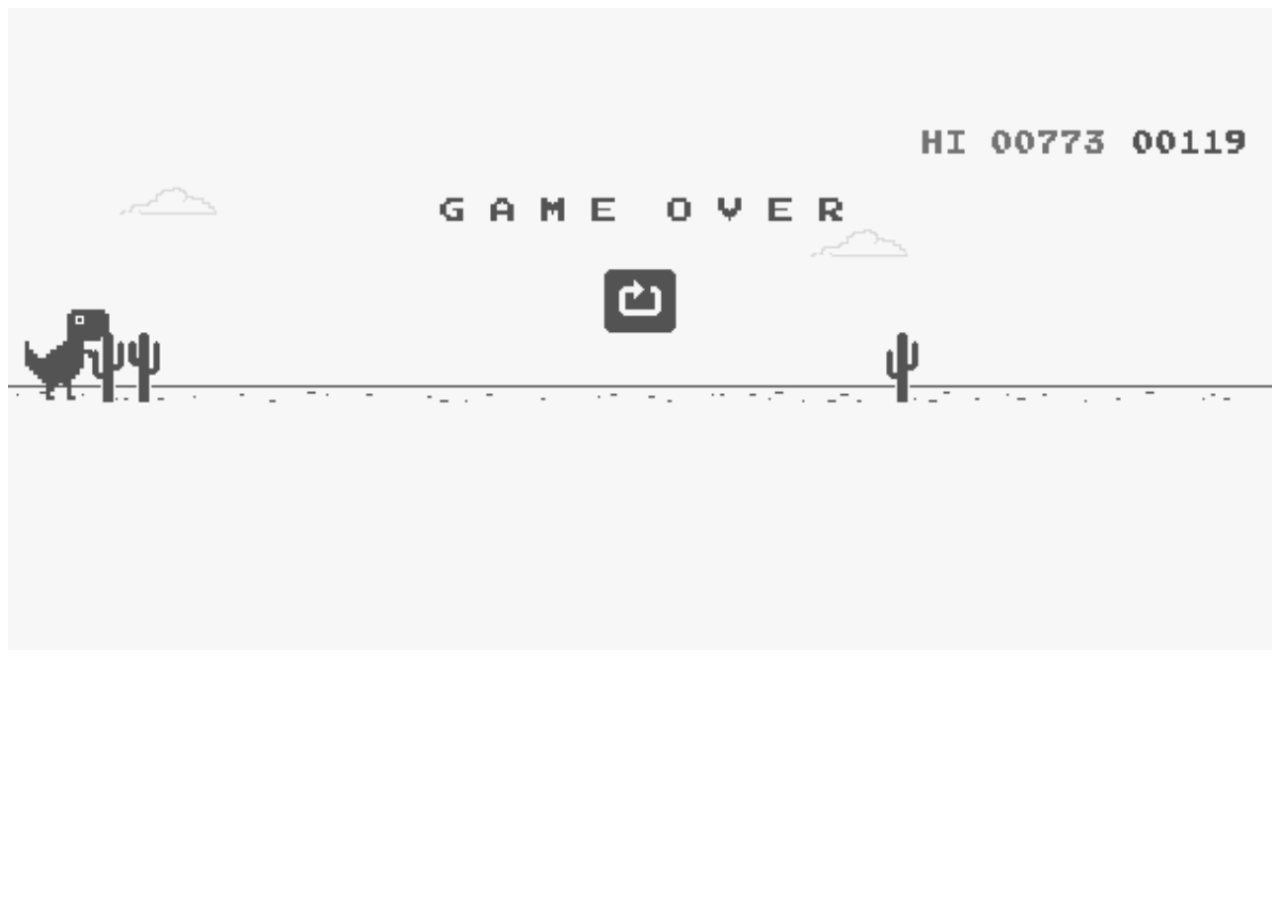
<file: dino.html>
<!DOCTYPE html>
<html lang="en">
<head>
    <meta charset="UTF-8">
    <meta http-equiv="X-UA-Compatible" content="IE=edge">
    <meta name="viewport" content="width=device-width, initial-scale=1.0">
    <title>ERROR 404 NOT FOUND!!!</title>
</head>
<body>
    <img style="width:100%;" src="img/GoogleChrome-dinosaur-game.png" alt="">
</body>
</html>
</file>
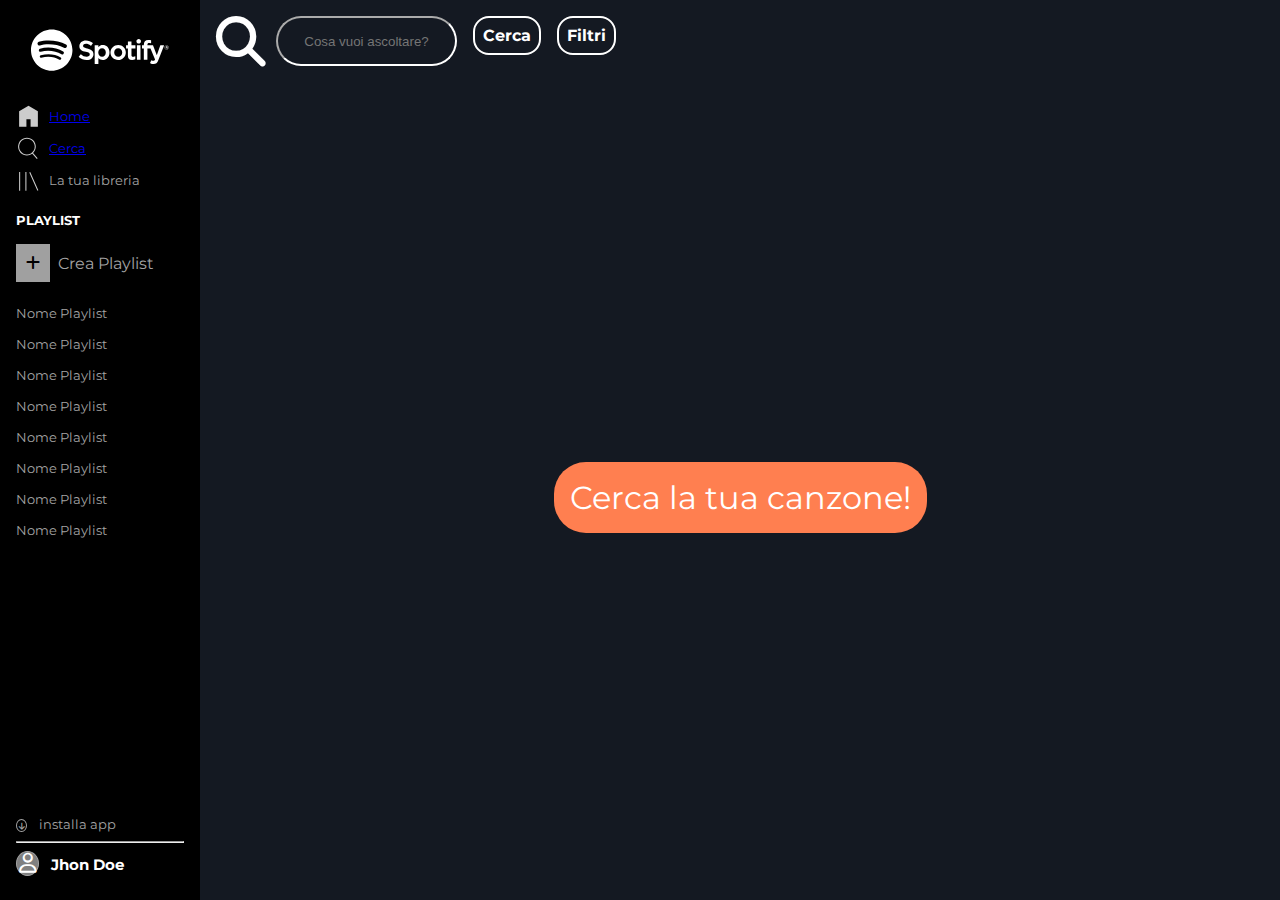
<file: search-bonus.html>
<!DOCTYPE html>
<html lang="en">

<head>
    <link rel="stylesheet" href="css/bonus.css">
    <link rel="stylesheet" href="css/media-query-bonus.css">
    <link rel="stylesheet" href="https://cdnjs.cloudflare.com/ajax/libs/font-awesome/6.1.1/css/all.min.css">
    <link rel="shortcut icon" href="img/favicon.ico" type="image/x-icon">
    <meta http-equiv="X-UA-Compatible" content="IE=edge">
    <meta name="viewport" content="width=device-width, initial-scale=1.0">
    <title>Spotify</title>
</head>

<body>
    <div class="app-container">
        <div class="father column ">
            <div class="upper-child overflow-hidden grow row stretch">
                <div class="side-bar overflow-hidden column shrink-0">
                    <div class="side-bar-logo row justify-center shrink-0"><img class="hidden-class " src="img/logo.svg" alt=""><img class="query-display" src="img/logo-small.svg" alt=""></div>
                    <div class="side-bar-icons shrink-0">
                        <a tabindex="-1" href="bonus-smart-watch-version-full-responsive.html" id="home" class="icon-container row align-center">
                            <div class="green-border-height"></div>
                            <img src="img/home.svg" alt="">
                            <span class="hidden-class">Home</span>
                        </a>
                        <a tabindex="-1" id="home-2" href="search-bonus.html" class="icon-container row align-center">
                            <div class="green-border-height"></div>
                            <img src="img/search.svg" alt="">
                            <span class="hidden-class">Cerca</span>
                        </a>
                        <a tabindex="-1" id="home-3" class="icon-container row align-center">
                            <div class="green-border-height"></div>
                            <img src="img/libreria.svg" alt="">
                            <span class="hidden-class">La tua libreria</span>
                        </a>
                    </div>
                    <div class="side-bar-playlist  overflow-hidden grow">
                        <div class="column hidden-class height-100">
                            <div class="shrink-0">
                                <h5>PLAYLIST</h5>
                                <div class="row align-center">
                                    <a class="add-button" href=""><i class="fa-solid fa-plus"></i></a>
                                    <span>Crea Playlist</span>
                                </div>

                            </div>
                            <div class="grow overflow-auto">
                                <div class="playlist-ul">
                                    <ul>
                                        <li>Nome Playlist</li>
                                        <li>Nome Playlist</li>
                                        <li>Nome Playlist</li>
                                        <li>Nome Playlist</li>
                                        <li>Nome Playlist</li>
                                        <li>Nome Playlist</li>
                                        <li>Nome Playlist</li>
                                        <li>Nome Playlist</li>
                                    </ul>
                                </div>
                            </div>
                        </div>
                    </div>
                    <div class="side-bar-text shrink-0">
                        <div class="column">
                            <div class="shrink-0">
                                <div class="icon-text ">
                                    <a class="round-button" href=""><i class="fa-solid fa-arrow-down"></i></a>
                                    <span>installa app</span>
                                </div>
                            </div>
                            <hr class="hidden-class">
                            <div class="text">
                                <div class="icon-text ">
                                    <a class="round-button jhon-doe-icon" href=""><i class="fa-regular fa-user"></i></a>
                                    <span>Jhon Doe</span>
                                </div>
                            </div>
                        </div>
                    </div>
                </div>
                <div class="main-content-container overflow-auto grow">
                    
                    <div class="secondary-container column">
                        <div class="row filter-gap grow justify-between align-center">
                            <div class="search-content align-center row">
                                <div class="search-icon shrink-0"><i class="fa-solid fa-magnifying-glass"></i></div>
                                <div class="search-txt"><input type="text" placeholder="Cosa vuoi ascoltare?" name="" id=""></div>
                            </div>

                            <a  class="filters shrink-0" href="dino.html">Cerca</a>
                            <a  class="filters shrink-0" href="#">Filtri</a>
                            

                            <div class="row filter-display grow align-center justify-between">
                                <div class=" column align-center checkbox-style">
                                    <div class="card"><input type="checkbox" name="" id=""><span>Anni 50-60</span></div>
                                    <div class="card"><input type="checkbox" name="" id=""><span>Anni 60-80</span></div>
                                    <div class="card"><input type="checkbox" name="" id=""><span>Anni 80-2000</span></div>
                                    <div class="card"><input type="checkbox" name="" id=""><span>Anni 2000-Oggi</span></div>
                                </div>
                                <div class=" column align-center checkbox-style">
                                    <div class="card"><input type="checkbox" name="" id=""><span>POP</span></div>
                                    <div class="card"><input type="checkbox" name="" id=""><span>POP</span></div>
                                    <div class="card"><input type="checkbox" name="" id=""><span>POP</span></div>
                                    <div class="card"><input type="checkbox" name="" id=""><span>POP</span></div>
                                </div>
                                <div class=" column align-center checkbox-style">
                                    <div class="card"><input type="checkbox" name="" id=""><span>Metal </span></div>
                                    <div class="card"><input type="checkbox" name="" id=""><span>Metal </span></div>
                                    <div class="card"><input type="checkbox" name="" id=""><span>Metal </span></div>
                                    <div class="card"><input type="checkbox" name="" id=""><span>Metal </span></div>
                                </div>
                                <div class=" column align-center checkbox-style">
                                    <div class="card"><input type="checkbox" name="" id=""><span>Rock</span></div>
                                    <div class="card"><input type="checkbox" name="" id=""><span>Rock</span></div>
                                    <div class="card"><input type="checkbox" name="" id=""><span>Rock</span></div>
                                    <div class="card"><input type="checkbox" name="" id=""><span>Rock</span></div>
                                </div>
                                <div class=" column align-center checkbox-style">
                                    <a tabindex="-1" id="go-button" href="">Applica filtri</a>
                                </div>
                                
                            </div>
                            
                        </div>

                        
                    </div>


                        <div class="search-your-song row justify-center">
                            <a id="go-button" class=" shrink-0" href="command-search.html">Cerca la tua canzone!</a>
                        </div>
                    
                </div>

            </div>
            
</body>

</html>
</file>
<file: css/style.css>
@import url("side-bar.css");
@import url("flex-utility.css");
@import url("song-container.css");
@import url("nav-bar.css");
@import url("hover.css");
@import url('https://fonts.googleapis.com/css2?family=Montserrat:wght@400;500;700&family=Poppins:wght@400;700&display=swap');

*{
    padding: 0;
    margin: 0;
    box-sizing: border-box;
}
body{
    font-family: 'Montserrat', sans-serif;
}
/* Container propriety */
.app-container{
    height: 100vh;
}
.father{
    height: 100%;
}
.main-content-container{   
    background-color: #141922;
}
.button-section{
    min-height: 100px;
    background-color: #080B12;
}
.query-display{
    display: none;
}
</file>
<file: css/media-query.css>
@media screen and (max-width:1100px) {
    .card{
        width: calc(100% / 4 - 1rem);
    }
}


@media screen and (max-width:700px) {
    .card{
        width: calc(100% / 2 - 1rem);
    }
    .midle-icon{
        width: 80%;
    }
    .nav-bar-img{
        width: 35px;
    }
    .nav-bar-title{
        font-size: .8rem;
        color: white;
    }
    .nav-bar-subtitle{
        font-size: .4rem;
        color: #A3A3A3;
    }
    .nav-bar-left,
    .nav-bar-right{
        justify-content: flex-start;
        padding: 0 0;
    }
    .nav-bar-left .nav-bar-icon{
        display: flex;
        flex-direction: column;
    }
}


@media screen and (max-width:600px) {
    .hidden-class{
        display: none;
    }
    .query-display{
        display: block;
    }
    .side-bar-logo{
        margin-top: 5px;
        height: 25px;
        margin-bottom: 10px;
    }
    .side-bar span{
        display: none;
    }
    .side-bar{
        width: 40px;
        align-items: center;
    }
    .nav-bar-left,
    .nav-bar-right{
        width: 150px;   
    }
    .nav-song-links{
        font-size: .7rem;
    }
    .round-button{
        text-align: center;
        display: block;
        width: 100%;
    }
    .nav-bar-icon i{
        padding: .2rem .2rem;
    }
    }


@media screen and (max-width:450px) {
    .card{
        width: 100%;
        padding: 2rem 0;
    }
    .app-container{
        overflow: hidden;
    }
    .nav-bar-left,
    .nav-bar-right{
        width: 70px;
    }
    .nav-bar-icon i{
        display: none;
    }
    .nav-bar-icon .query-display{
        display: block;
    }
    .midle-icon{
        justify-content: center;
    }
    .nav-bar-title,
    .nav-bar-subtitle{
        display: none;
    }
    .nav-bar-img{
        width: 100%;
    }
    .midle-icon .play{
        font-size: 1rem;
    }
}
@media screen and (max-width:270px) {
    
    .justify-end{
        justify-content: center;
    }
    .query-display{
        display: block;
    }
    .hidden-class{
        display: none;
    }
}
</file>
<file: css/bonus.css>
@import url("side-bar.css");
@import url("flex-utility.css");
@import url("song-container.css");
@import url("nav-bar.css");
@import url("hover.css");
@import url("search.css");
@import url('https://fonts.googleapis.com/css2?family=Montserrat:wght@400;500;700&family=Poppins:wght@400;700&display=swap');

*{
    padding: 0;
    margin: 0;
    box-sizing: border-box;
}
body{
    font-family: 'Montserrat', sans-serif;
}
/* Container propriety */
.app-container{
    height: 100vh;
}
.father{
    height: 100%;
}
.main-content-container{   
    background-color: #141922;
}
.button-section{
    min-height: 100px;
    background-color: #080B12;
}
.query-display{
    display: none;
}
.card{
    min-width: calc(100% / 6 - 1rem)
}
.nav-bar-middle .hidden-pause{
    display: none;
}
</file>
<file: css/media-query-bonus.css>
@media screen and (max-width:1100px) {
    .card{
        min-width: calc(100% / 4 - 1rem);
    }
}


@media screen and (max-width:700px) {
    .card{
        min-width: calc(100% / 2 - 1rem);
    }
    .midle-icon{
        width: 80%;
    }
    .nav-bar-img{
        width: 35px;
    }
    .nav-bar-title{
        font-size: .8rem;
        color: white;
    }
    .nav-bar-subtitle{
        font-size: .4rem;
        color: #A3A3A3;
    }
    .nav-bar-left,
    .nav-bar-right{
        justify-content: flex-start;
        padding: 0 0;
    }
    .nav-bar-left .nav-bar-icon{
        display: flex;
        flex-direction: column;
    }
}


@media screen and (max-width:600px) {
    .hidden-class{
        display: none;
    }
    .query-display{
        display: block;
    }
    .side-bar-logo{
        margin-top: 5px;
        height: 25px;
        margin-bottom: 10px;
    }
    .side-bar span{
        display: none;
    }
    .side-bar{
        width: 40px;
        align-items: center;
    }
    .button-section{
        width: calc(100% - 40px);
        z-index: 9999;
    }
    .nav-bar-left,
    .nav-bar-right{
        width: 150px;   
    }
    .nav-song-links{
        font-size: .7rem;
    }
    .round-button{
        text-align: center;
        display: block;
        width: 100%;
    }
    .nav-bar-icon i{
        padding: .2rem .2rem;
    }
    }


@media screen and (max-width:450px) {
    .card{
        min-width: 100%;
        padding: 2rem 0;
    }
    .app-container{
        overflow: hidden;
    }
    .nav-bar-left,
    .nav-bar-right{
        width: 70px;
    }
    .nav-bar-icon i{
        display: none;
    }
    .nav-bar-icon .query-display{
        display: block;
    }
    .midle-icon{
        justify-content: space-between;
    }
    .nav-bar-title,
    .nav-bar-subtitle{
        display: none;
    }
    .nav-bar-img{
        width: 100%;
    }
    .midle-icon .play{
        font-size: 1rem;
    }
}
@media screen and (max-width:270px) {
    
    .justify-end{
        justify-content: center;
    }
    .query-display{
        display: block;
    }
    .hidden-class{
        display: none;
    }
    .nav-bar-child .play:hover{
        font-size: 1.5rem;
    }
}

@media screen and (max-height: 350px) {
    .button-section{
        display: none;
    
    }
}
@media screen and (max-height: 350px) and (max-width: 350px) {
    .icon-container:not(#home,#home-2,#home-3){
        display: none;
    
    }
    .side-bar{
        overflow: auto;
    }
    .nav-bar-child{
        max-height: 30px;
    }
    .navigation-song{
        display: flex;
        overflow: auto;
    }
    h1{
        font-size: 1rem;
    }
    .hidden-class{
        display: none;
    }
    
    .midle-icon{
        justify-content: space-between;
        padding-bottom: 1rem;
    }
    .nav-bar-child .play:hover{
        font-size: 1.5rem;
    }
}
</file>
<file: css/hover.css>
.card-image:hover .card-play-button{
    display: block;
    
}
.card-image:hover img{
    filter: opacity(.4);
}
.button-section a:hover{
    color: white;
    border: 1px solid white;
    border-radius: 20px;
    padding: .6rem 2rem;
    text-decoration: none;
    font-size: 1rem;
}
.nav-song-links:hover,
.side-bar li:hover,
.side-bar-playlist span:hover,
.side-bar-text span:hover,
.nav-bar-child i:hover,
.nav-bar-child h4:hover,
.side-bar .icon-container span:hover{
    color: white;
}

.side-bar .icon-container:hover img {
    filter: opacity(1);
}
.nav-bar-child .play:hover{
    font-size: 2.5rem;
    
}

.nav-song-links:focus .green-border{
    display: block;
    
}

.nav-song-links:focus{
    color: #ADFF2F;
    
   
}
.navigation-song:hover .circle-animation{
    animation: animazionefiga .6s ;
    animation-delay: .2s;  

}
.navigation-song:hover .circle-animation-2{
    animation: animazionefiga .6s ;
    animation-delay: .2s;  

}
.navigation-song:hover .circle-animation-3{
    animation: animazionefiga .6s ;
    animation-delay: .2s;  

}
.navigation-song:hover .circle-animation-4{
    animation: animazionefiga .6s ;
    animation-delay: .2s;  

}
.navigation-song:hover .circle-animation-5{
    animation: animazionefiga .6s ;
    animation-delay: .2s;  

}
.navigation-song:hover .circle-animation-6{
    animation: animazionefiga .6s ;
    animation-delay: .2s;  

}
.nav-song-links:hover{
    border-color: #ADFF2F;
}


.icon-container:focus .green-border-height{
    display: block;
}

.loading-bar:hover .loading-content{
    background-color: #ADFF2F;
}
.loading-bar:hover .green-dot{
    display: block;
}
#home:focus,
#search-bonus:focus,
#home-3:focus{
    text-decoration: none;
    color: #ADFF2F;
}
.simulate-pause:focus .hidden-pause{
    display: block;
}
.simulate-pause:focus .play-hidden{
    display: none;
}
@keyframes animazionefiga{
    0%{
        top: 0;
    }
    55%{
        top: 183px;
    }
    65%{
        top: 183px;
    }
    100%{
        top: 0;
    }
}
</file>
<file: css/comand.css>
.load-animation{
    position: absolute;
    z-index: -1000;
    width: 100%;
    height: 100%;
    background-color: black;
    animation: go-under 3s;
}
@keyframes go-under{
    0%{
        z-index: 10000;
    }
    100%{
        z-index: -1000;
    }
}
.circle-loading{
   position: absolute;
   z-index: -9999;
    left: 50%;
    top: 50%;
    animation: go-rotate .4s ;
    animation-iteration-count: 5;
}
@keyframes go-rotate{
    0%{
        z-index: 99999;
        transform: rotate(0deg);
        }
    100%{
        z-index: 99999; 
            transform: rotate(360deg);
        }
       
}
</file>
